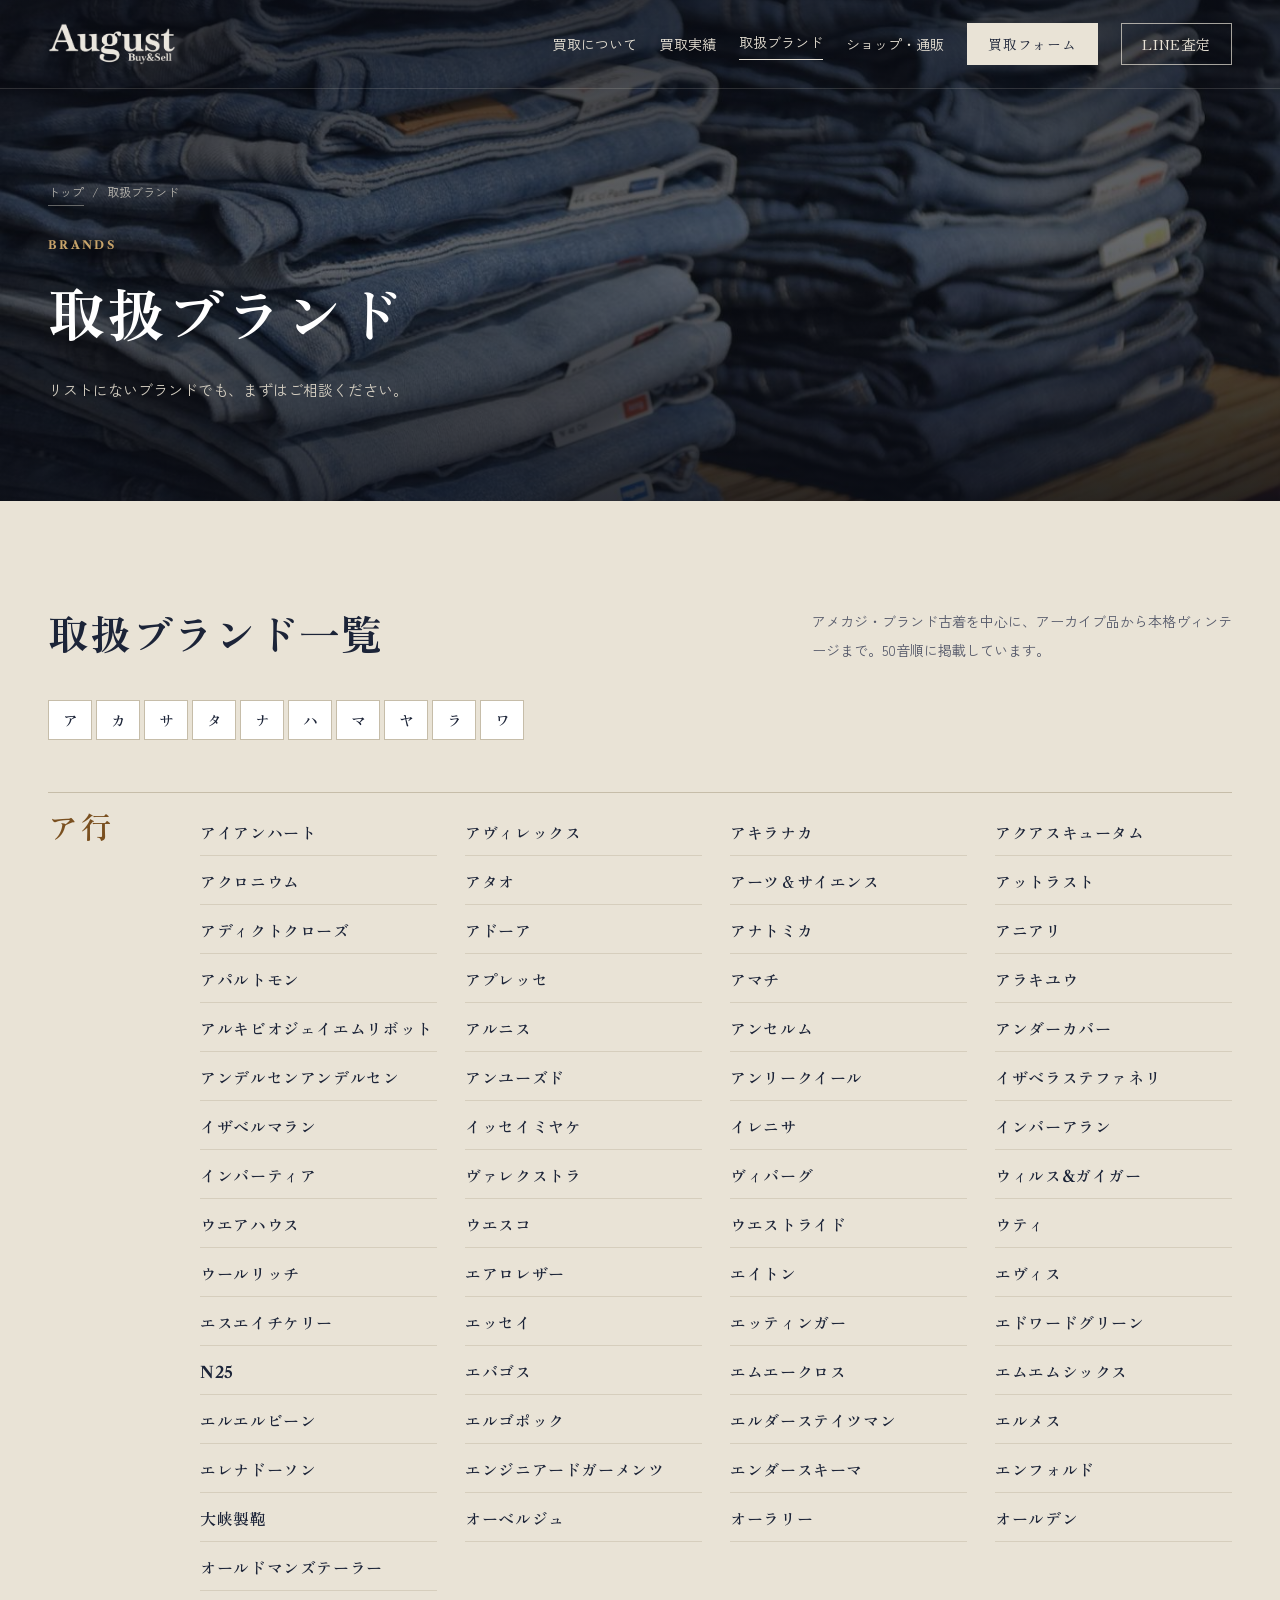
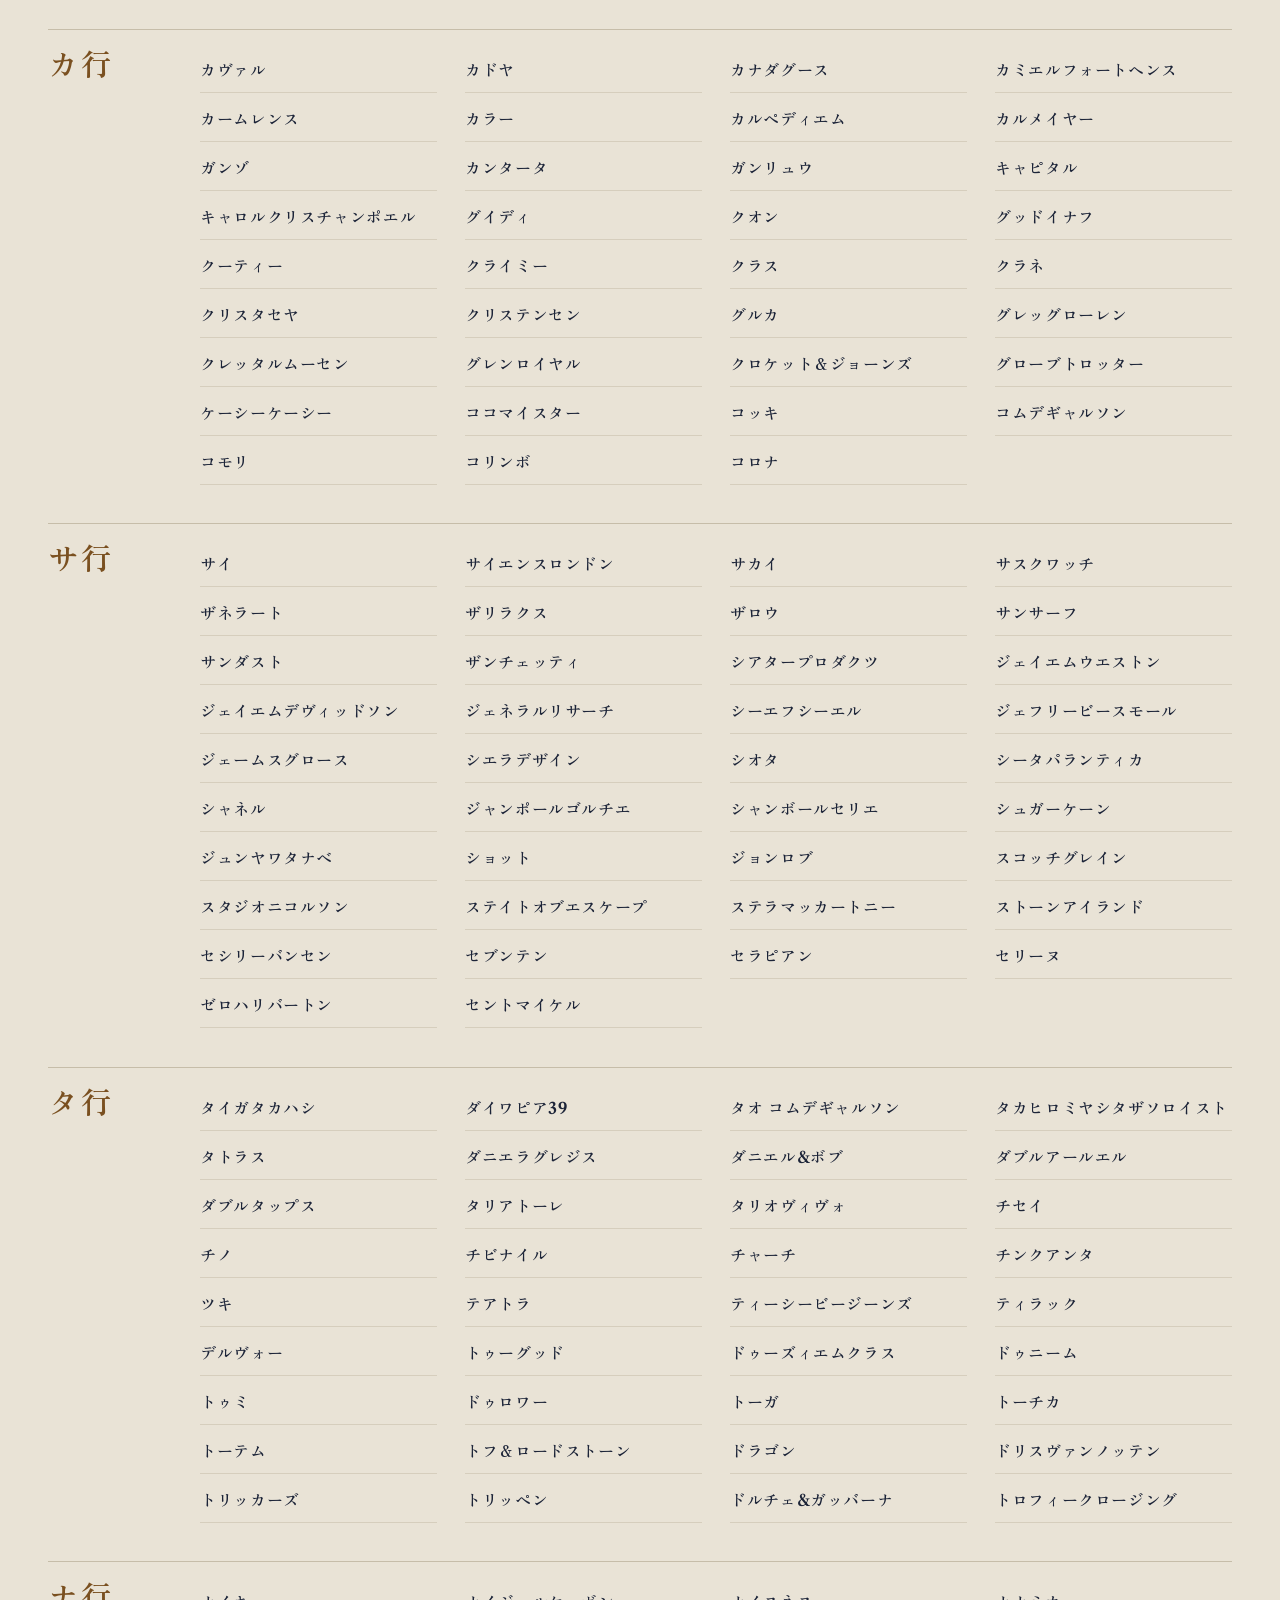
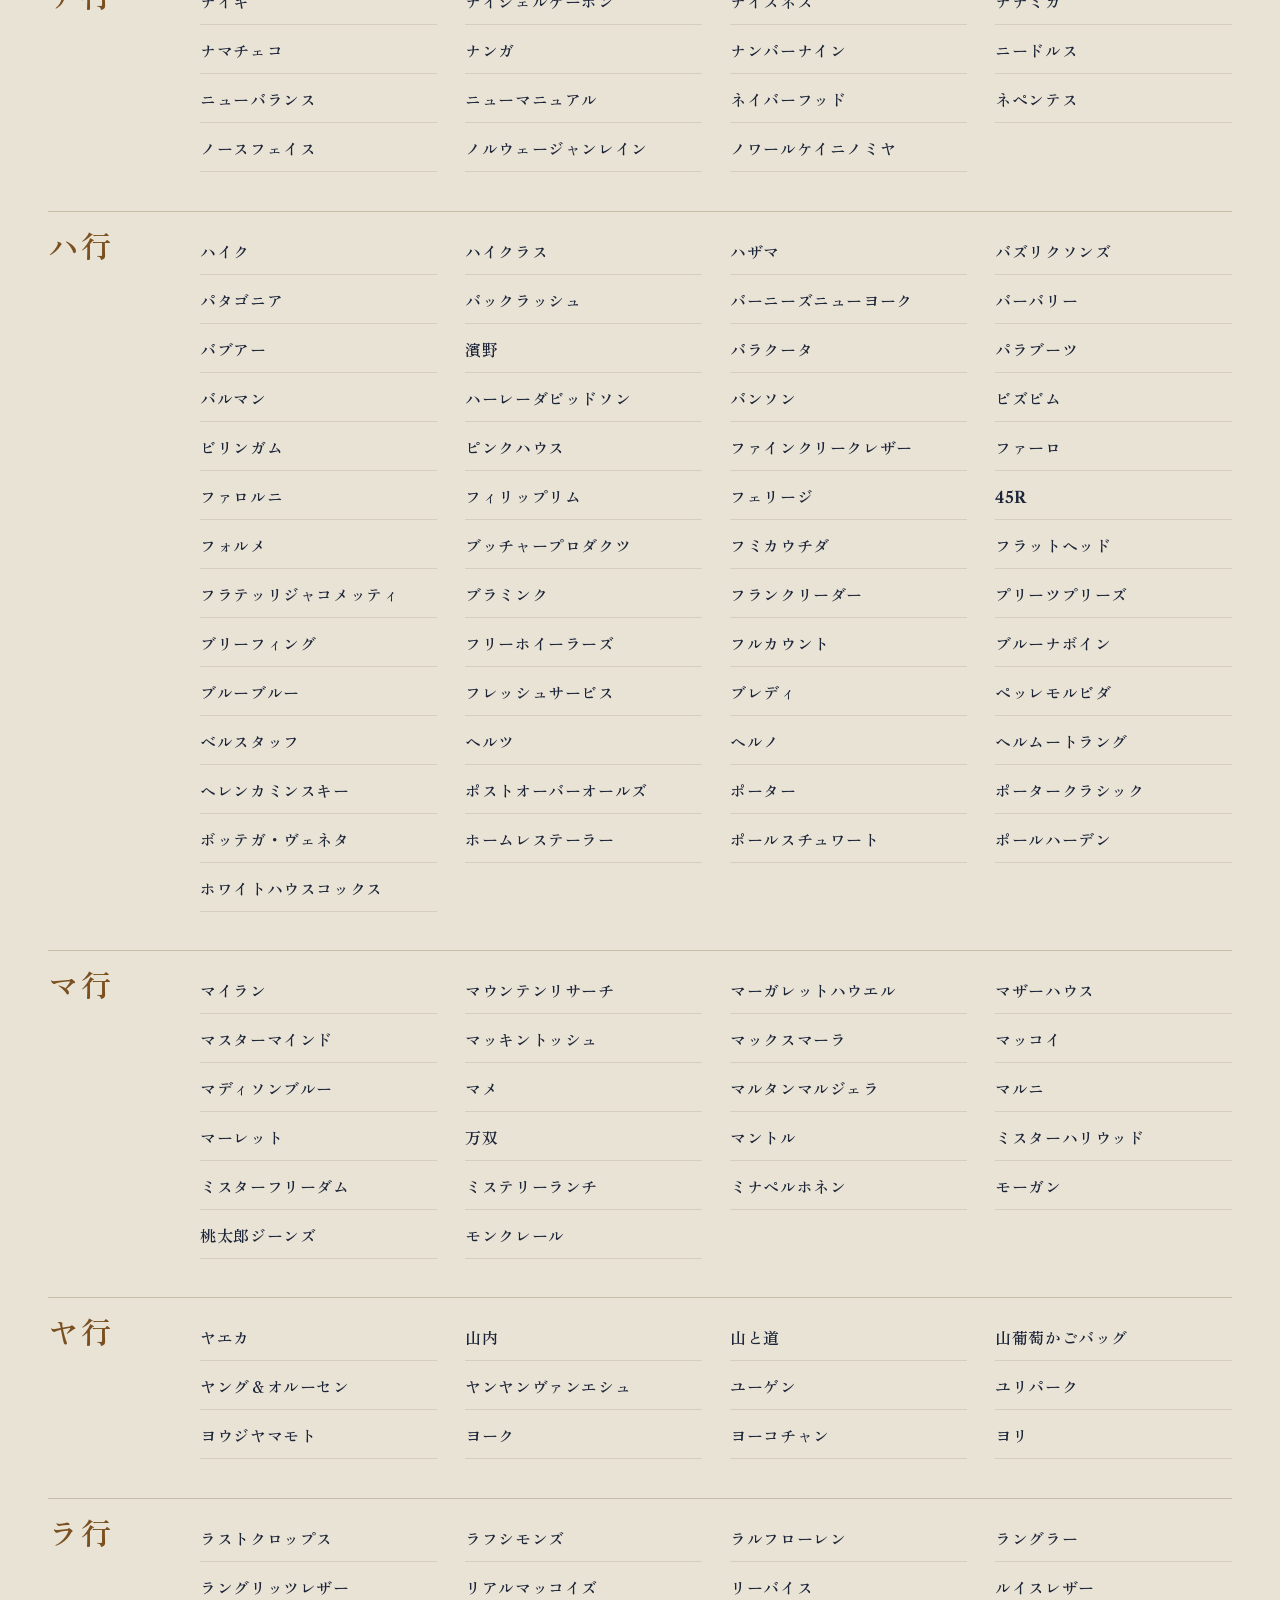
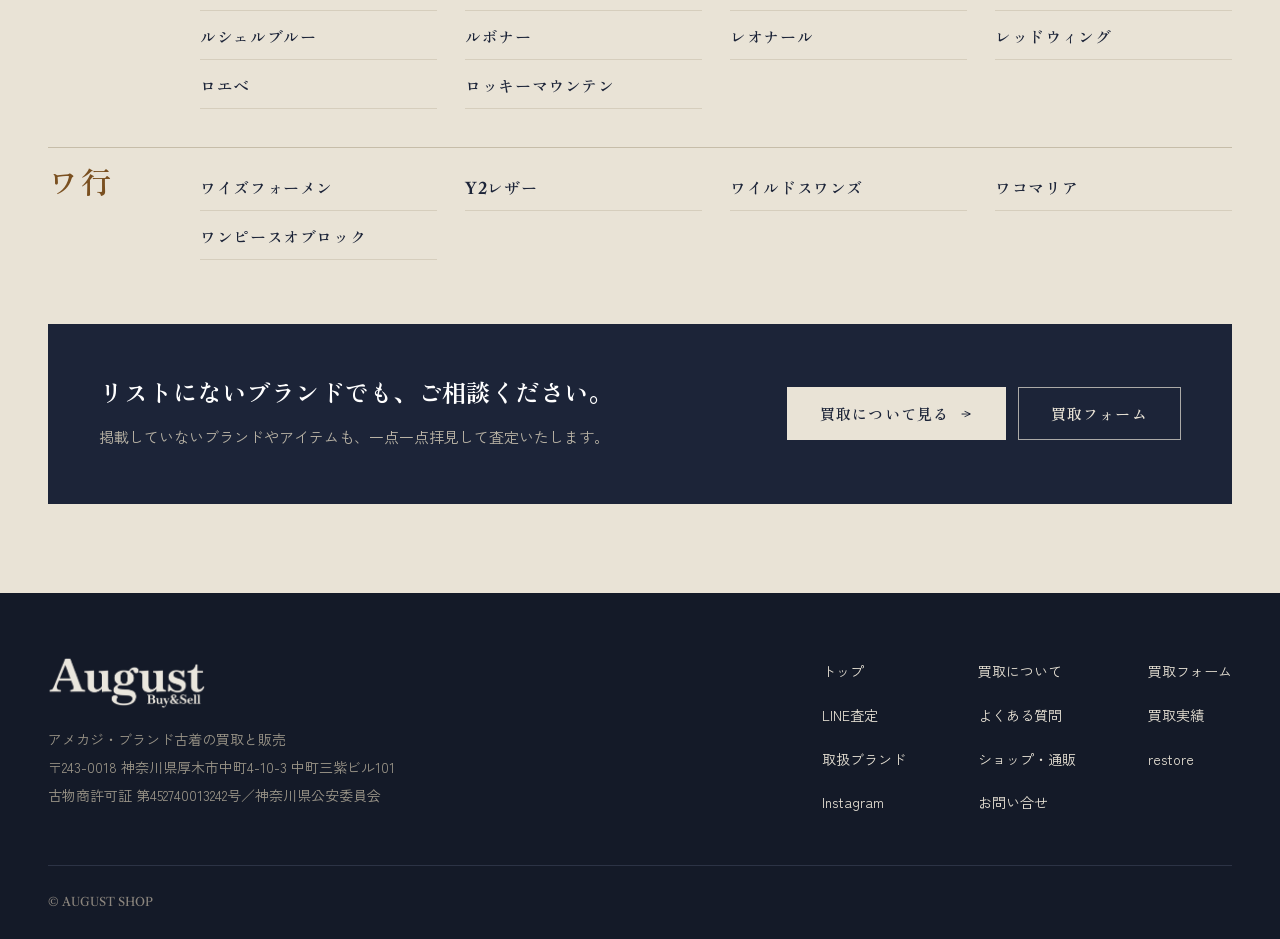
<file: brands/index.html>
<!doctype html>
<html lang="ja" data-root="../" data-page="brands">
<head>
<meta charset="utf-8">
<meta name="viewport" content="width=device-width, initial-scale=1, viewport-fit=cover">
<title>取扱ブランド｜AUGUST SHOP</title>
<meta name="description" content="AUGUST SHOPの取扱ブランド一覧。リーバイス、ラルフローレン、パタゴニア、ポータークラシック、コムデギャルソン など。リストにないブランドもご相談ください。">
<link rel="canonical" href="https://august-shop.net/brands/">
<meta property="og:type" content="website">
<meta property="og:site_name" content="AUGUST SHOP">
<meta property="og:title" content="取扱ブランド｜AUGUST SHOP">
<meta property="og:description" content="AUGUST SHOPの取扱ブランド一覧。リーバイス、ラルフローレン、パタゴニア、ポータークラシック、コムデギャルソン など。リストにないブランドもご相談ください。">
<meta property="og:image" content="https://august-shop.net/assets/img/og.jpg">
<meta property="og:url" content="https://august-shop.net/brands/">
<meta name="twitter:card" content="summary_large_image">
<meta name="theme-color" content="#1C2438">
<link rel="preconnect" href="https://fonts.googleapis.com">
<link rel="preconnect" href="https://fonts.gstatic.com" crossorigin>
<link rel="stylesheet" href="https://fonts.googleapis.com/css2?family=Libre+Caslon+Text:ital,wght@0,400;0,700;1,400&family=Zen+Kaku+Gothic+New:wght@400;700&family=Zen+Old+Mincho:wght@600&display=swap">
<link rel="stylesheet" href="../assets/css/style.css?v=3.4.5">
</head>
<body>
<a class="skip" href="#main">本文へスキップ</a>

<div data-include="header"></div>
<script src="../assets/js/config.js?v=3.4.5"></script>
<script src="../assets/js/layout.js?v=3.4.5"></script>
<noscript><p style="padding:100px 20px 0;"><a href="../">トップ</a> / <a href="../buy/">買取について</a> / <a href="../results/">買取実績</a> / <a href="../brands/">取扱ブランド</a> / <a href="../store/">ショップ・通販</a></p></noscript>

<main id="main">
  <section class="pagehero" id="top">
    <div class="pagehero__media"><img src="../assets/img/brands.jpg" alt="" aria-hidden="true" fetchpriority="high" width="1400" height="933"></div>
    <div class="wrap pagehero__inner">
      <nav class="crumbs" aria-label="パンくず"><a href="../">トップ</a><span aria-hidden="true">/</span><span aria-current="page">取扱ブランド</span></nav>
      <span class="label">Brands</span>
      <h1>取扱ブランド</h1>
      <p class="pagehero__lede">リストにないブランドでも、まずはご相談ください。</p>
    </div>
  </section>

  <section class="section">
    <div class="wrap">
      <div class="section__head">
        <h2>取扱ブランド一覧</h2>
        <p class="lede" style="font-size:14px;max-width:30em;">アメカジ・ブランド古着を中心に、アーカイブ品から本格ヴィンテージまで。50音順に掲載しています。</p>
      </div>
      <nav class="azbar" id="azbar" aria-label="50音の行で移動"></nav>
      <div class="brandindex" id="brandIndex" aria-live="polite"><p class="datastate">読み込み中…</p></div>

      <div class="consult">
        <div>
          <h2>リストにないブランドでも、<br class="br-sp">ご相談ください。</h2>
          <p>掲載していないブランドやアイテムも、一点一点拝見して査定いたします。</p>
        </div>
        <div class="consult__btns">
          <a class="btn btn--light btn--arrow" href="../buy/">買取について見る</a>
          <a class="btn btn--outline-light" href="../buy/#form">買取フォーム</a>
        </div>
      </div>
    </div>
  </section>
</main>

<div data-include="footer"></div>
<script src="../assets/js/site.js?v=3.4.5"></script>
<script src="../assets/js/brands.js?v=3.4.5"></script>
</body>
</html>
</file>
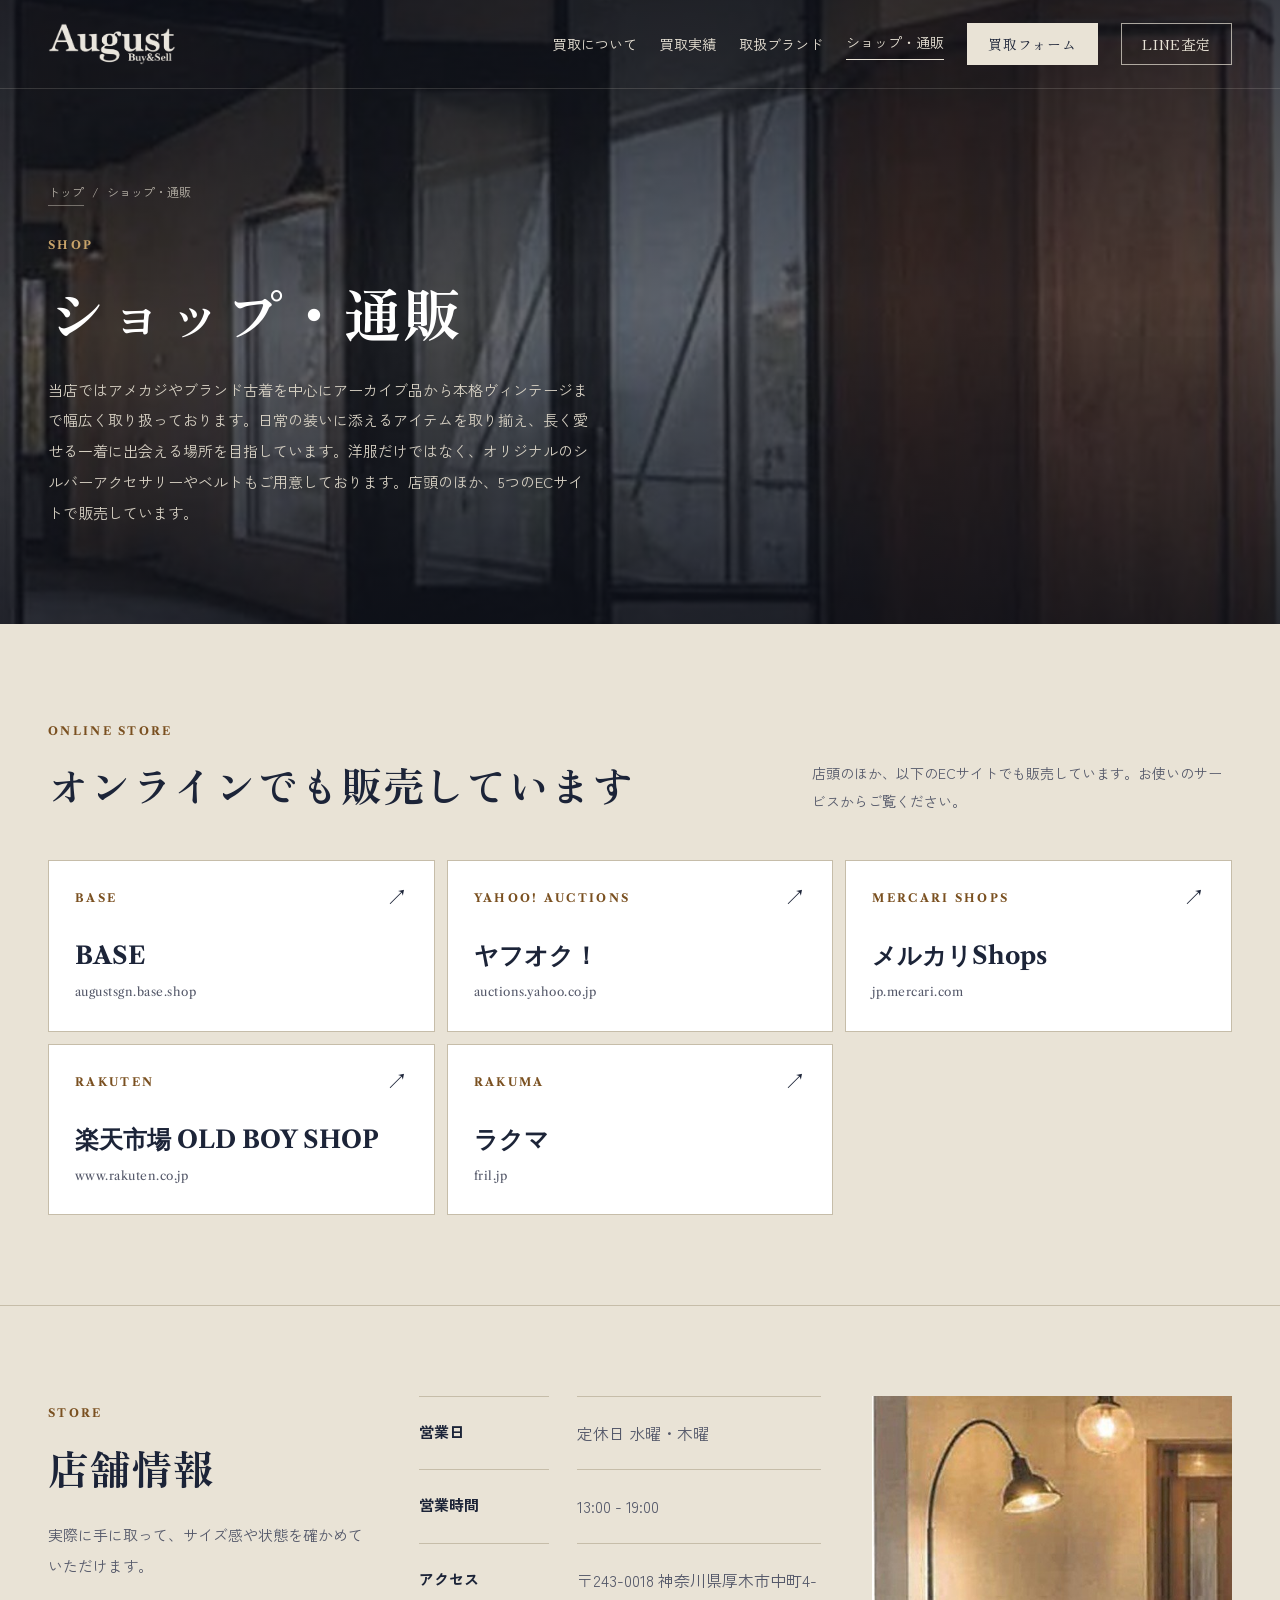
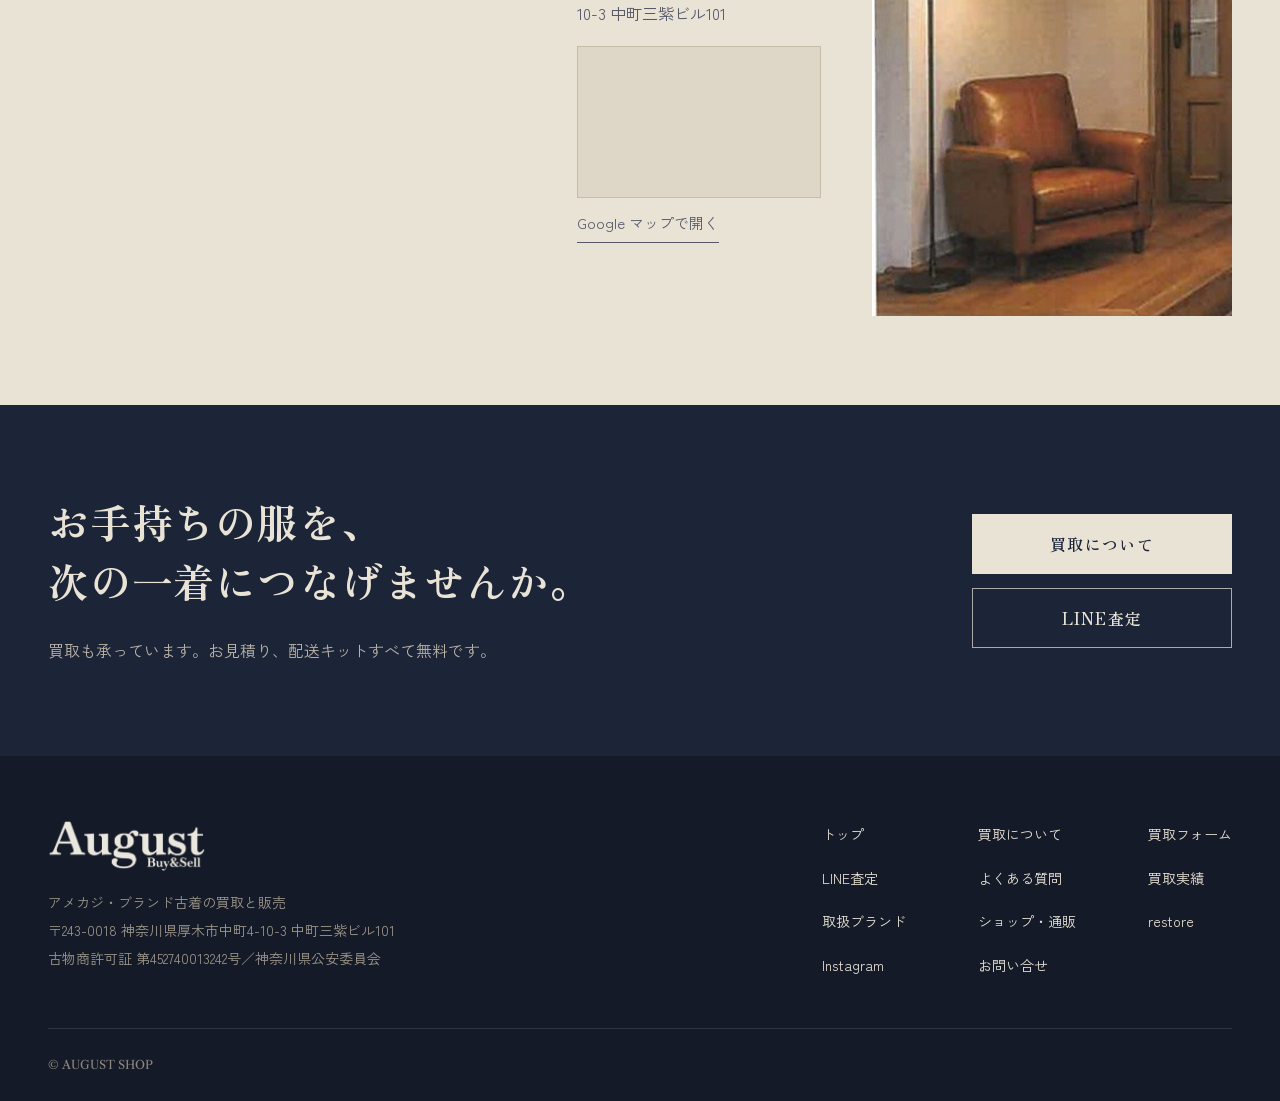
<file: store/index.html>
<!doctype html>
<html lang="ja" data-root="../" data-page="store">
<head>
<meta charset="utf-8">
<meta name="viewport" content="width=device-width, initial-scale=1, viewport-fit=cover">
<title>ショップ・通販｜AUGUST SHOP</title>
<meta name="description" content="AUGUST SHOPの販売情報。店頭のほか、BASE・ヤフオク！・メルカリShops・楽天市場・ラクマで販売中。営業日・営業時間・アクセス。">
<link rel="canonical" href="https://august-shop.net/store/">
<meta property="og:type" content="website">
<meta property="og:site_name" content="AUGUST SHOP">
<meta property="og:title" content="ショップ・通販｜AUGUST SHOP">
<meta property="og:description" content="AUGUST SHOPの販売情報。店頭のほか、BASE・ヤフオク！・メルカリShops・楽天市場・ラクマで販売中。営業日・営業時間・アクセス。">
<meta property="og:image" content="https://august-shop.net/assets/img/og.jpg">
<meta property="og:url" content="https://august-shop.net/store/">
<meta name="twitter:card" content="summary_large_image">
<meta name="theme-color" content="#1C2438">
<link rel="preconnect" href="https://fonts.googleapis.com">
<link rel="preconnect" href="https://fonts.gstatic.com" crossorigin>
<link rel="stylesheet" href="https://fonts.googleapis.com/css2?family=Libre+Caslon+Text:ital,wght@0,400;0,700;1,400&family=Zen+Kaku+Gothic+New:wght@400;700&family=Zen+Old+Mincho:wght@600&display=swap">
<link rel="stylesheet" href="../assets/css/style.css?v=3.4.5">
</head>
<body>
<a class="skip" href="#main">本文へスキップ</a>

<div data-include="header"></div>
<script src="../assets/js/config.js?v=3.4.5"></script>
<script src="../assets/js/layout.js?v=3.4.5"></script>
<noscript><p style="padding:100px 20px 0;"><a href="../">トップ</a> / <a href="../buy/">買取について</a> / <a href="../results/">買取実績</a> / <a href="../brands/">取扱ブランド</a> / <a href="../store/">ショップ・通販</a></p></noscript>

<main id="main">
  <section class="pagehero" id="top">
    <div class="pagehero__media"><img src="../assets/img/shop-about.jpg" alt="" aria-hidden="true" fetchpriority="high" width="900" height="967"></div>
    <div class="wrap pagehero__inner">
      <nav class="crumbs" aria-label="パンくず"><a href="../">トップ</a><span aria-hidden="true">/</span><span aria-current="page">ショップ・通販</span></nav>
      <span class="label">Shop</span>
      <h1>ショップ・通販</h1>
      <p class="pagehero__lede">当店ではアメカジやブランド古着を中心にアーカイブ品から本格ヴィンテージまで幅広く取り扱っております。日常の装いに添えるアイテムを取り揃え、長く愛せる一着に出会える場所を目指しています。洋服だけではなく、オリジナルのシルバーアクセサリーやベルトもご用意しております。店頭のほか、5つのECサイトで販売しています。</p>
    </div>
  </section>

  <section class="section">
    <div class="wrap">
      <div class="section__head">
        <div>
          <span class="label">Online store</span>
          <h2 style="margin-top:14px;">オンラインでも販売しています</h2>
        </div>
        <p class="lede" style="font-size:14px;max-width:30em;">店頭のほか、以下のECサイトでも販売しています。お使いのサービスからご覧ください。</p>
      </div>
      <div class="shops">
        <a class="shop" href="https://augustsgn.base.shop" target="_blank" rel="noopener">
          <span class="shop__top"><span class="label">BASE</span><span class="shop__arrow" aria-hidden="true">↗</span></span>
          <span><span class="shop__name">BASE</span><span class="shop__host" style="display:block;">augustsgn.base.shop</span></span>
          <span class="hp">（新しいタブで開きます）</span>
        </a>
        <a class="shop" href="https://auctions.yahoo.co.jp/seller/FuHAhevQqVikKWtmwC73tydSxkdtZ" target="_blank" rel="noopener">
          <span class="shop__top"><span class="label">Yahoo! Auctions</span><span class="shop__arrow" aria-hidden="true">↗</span></span>
          <span><span class="shop__name">ヤフオク！</span><span class="shop__host" style="display:block;">auctions.yahoo.co.jp</span></span>
          <span class="hp">（新しいタブで開きます）</span>
        </a>
        <a class="shop" href="https://jp.mercari.com/shops/profile/qmEYfCGLDTshC72MSLznKS" target="_blank" rel="noopener">
          <span class="shop__top"><span class="label">Mercari Shops</span><span class="shop__arrow" aria-hidden="true">↗</span></span>
          <span><span class="shop__name">メルカリShops</span><span class="shop__host" style="display:block;">jp.mercari.com</span></span>
          <span class="hp">（新しいタブで開きます）</span>
        </a>
        <a class="shop" href="https://www.rakuten.co.jp/old-boy-shop" target="_blank" rel="noopener">
          <span class="shop__top"><span class="label">Rakuten</span><span class="shop__arrow" aria-hidden="true">↗</span></span>
          <span><span class="shop__name">楽天市場 OLD BOY SHOP</span><span class="shop__host" style="display:block;">www.rakuten.co.jp</span></span>
          <span class="hp">（新しいタブで開きます）</span>
        </a>
        <a class="shop" href="https://fril.jp/shop/4fd1d8d6c330e64303c235405d0c05dc" target="_blank" rel="noopener">
          <span class="shop__top"><span class="label">Rakuma</span><span class="shop__arrow" aria-hidden="true">↗</span></span>
          <span><span class="shop__name">ラクマ</span><span class="shop__host" style="display:block;">fril.jp</span></span>
          <span class="hp">（新しいタブで開きます）</span>
        </a>
      </div>
    </div>
  </section>

  <section class="section section--rule" id="shop-info">
    <div class="wrap store">
      <div class="store__intro">
        <span class="label">Store</span>
        <h2 style="margin-top:14px;">店舗情報</h2>
        <p>実際に手に取って、サイズ感や状態を確かめていただけます。</p>
      </div>
      <dl>
        <dt>営業日</dt><dd>定休日 水曜・木曜</dd>
        <dt>営業時間</dt><dd>13:00 - 19:00</dd>
        <dt>アクセス</dt><dd><span data-cfg="address">〒243-0018 神奈川県厚木市中町4-10-3 中町三紫ビル101</span>
          <div class="map" data-map>
            <iframe title="AUGUST SHOP の地図（Google マップ）" src="https://www.google.com/maps?q=%E7%A5%9E%E5%A5%88%E5%B7%9D%E7%9C%8C%E5%8E%9A%E6%9C%A8%E5%B8%82%E4%B8%AD%E7%94%BA4-10-3&amp;z=17&amp;output=embed" loading="lazy" referrerpolicy="no-referrer-when-downgrade" allowfullscreen></iframe>
          </div>
          <p class="map__link"><a class="link u" data-map-link href="https://www.google.com/maps/search/?api=1&amp;query=%E7%A5%9E%E5%A5%88%E5%B7%9D%E7%9C%8C%E5%8E%9A%E6%9C%A8%E5%B8%82%E4%B8%AD%E7%94%BA4-10-3" target="_blank" rel="noopener">Google マップで開く</a></p>
        </dd>
      </dl>
      <div class="store__photo">
        <img src="../assets/img/shop-store.jpg" alt="アーチ型のフロアランプとレザーの一人掛けソファ。" loading="lazy" width="548" height="794">
      </div>
    </div>
  </section>

  <section class="cta">
    <div class="wrap cta__inner">
      <div>
        <h2>お手持ちの服を、<br>次の一着につなげませんか。</h2>
        <p>買取も承っています。お見積り、配送キットすべて無料です。</p>
      </div>
      <div class="cta__buttons">
        <a class="btn btn--light btn--lg" href="../buy/">買取について</a>
        <a class="btn btn--outline-light btn--lg" href="../buy/#line">LINE査定</a>
      </div>
    </div>
  </section>
</main>

<div data-include="footer"></div>
<script src="../assets/js/site.js?v=3.4.5"></script>

</body>
</html>
</file>
<file: assets/css/style.css>
/* ---------- tokens ---------- */
:root{
  --canvas:#E9E3D6;
  --canvas-deep:#DED7C7;
  --ink:#1C2438;
  --ink-deep:#141A28;
  --muted:#55596A;
  --brass:#7A5020;
  --brass-light:#C9A46A;
  --line:#C6BDA9;
  --line-dark:#2C3345;
  --paper:#FFFFFF;
  --error:#8E2A1E;
  --on-dark:#E9E3D6;
  --on-dark-muted:#B9B3A5;

  --gutter:clamp(20px,4.2vw,48px);
  --maxw:1440px;

  --f-display:clamp(34px,6.1vw,76px);
  --f-h2:clamp(26px,3.2vw,42px);
  --f-h3:clamp(20px,1.9vw,30px);
  --f-h4:17px;
  --f-body:clamp(15px,1.15vw,17px);
  --f-small:14px;
  --f-label:clamp(10px,0.9vw,13px);

  --sans:"Zen Kaku Gothic New","Hiragino Kaku Gothic ProN","Yu Gothic",Meiryo,system-ui,sans-serif;
  --latin:"Archivo","Helvetica Neue",Arial,sans-serif;
}

/* ---------- base ---------- */
*,*::before,*::after{box-sizing:border-box;}
html{-webkit-text-size-adjust:100%;scroll-behavior:smooth;}
body{
  margin:0;
  background:var(--canvas);
  color:var(--ink);
  font-family:var(--sans);
  font-size:var(--f-body);
  line-height:2.05;
  -webkit-font-smoothing:antialiased;
  overflow-x:hidden;
}
@media (prefers-reduced-motion:reduce){
  html{scroll-behavior:auto;}
  *,*::before,*::after{animation-duration:.001ms!important;animation-iteration-count:1!important;transition-duration:.001ms!important;}
}
img{max-width:100%;display:block;}
[hidden]{display:none!important;}
.br-sp{display:inline;}
@media (min-width:560px){.br-sp{display:none;}}
a{color:inherit;text-decoration:none;}
h1,h2,h3,h4,p,figure,dl,dd{margin:0;}
h1,h2,h3{text-wrap:balance;line-height:1.4;font-weight:700;}
ul{margin:0;padding:0;list-style:none;}
:where(a,button,input,select,textarea,summary):focus-visible{
  outline:2px solid var(--brass);outline-offset:3px;
}
[id]{scroll-margin-top:92px;}

.wrap{width:100%;max-width:var(--maxw);margin-inline:auto;padding-inline:var(--gutter);}
.skip{position:absolute;left:-9999px;top:0;background:var(--ink);color:#fff;padding:12px 18px;z-index:200;}
.skip:focus{left:8px;top:8px;}

.label{font-family:var(--latin);font-size:var(--f-label);font-weight:700;letter-spacing:.26em;color:var(--brass);text-transform:uppercase;}
.on-photo .label,.on-ink .label{color:var(--brass-light);}
.lede{color:var(--muted);}
.on-ink .lede,.on-photo .lede{color:var(--on-dark-muted);}
.u{border-bottom:1px solid currentColor;padding-bottom:3px;}
.link{font-size:15px;font-weight:500;display:inline-block;transition:color .2s;}
.link:hover{color:var(--brass);}

/* ---------- buttons ---------- */
.btn{
  display:inline-flex;align-items:center;justify-content:center;
  font-family:var(--sans);font-size:15px;font-weight:700;line-height:1;
  padding:18px 32px;border:1px solid transparent;cursor:pointer;
  transition:background-color .2s,color .2s,border-color .2s,transform .2s;
  white-space:nowrap;
}
.btn:hover{transform:translateY(-1px);}
.btn--primary{background:var(--ink);color:#fff;}
.btn--primary:hover{background:var(--ink-deep);color:#fff;}
.btn--ghost{border-color:var(--ink);color:var(--ink);}
.btn--ghost:hover{background:var(--ink);color:#fff;}
.btn--light{background:var(--canvas);color:var(--ink);}
.btn--light:hover{background:#fff;color:var(--ink);}
.btn--outline-light{border-color:rgba(233,227,214,.7);color:var(--on-dark);}
.btn--outline-light:hover{background:var(--on-dark);color:var(--ink);}
.btn--lg{padding:21px 42px;font-size:16px;}
.btn--sm{padding:13px 20px;font-size:14px;}
.btn[disabled]{background:var(--line);color:#5C574D;border-color:transparent;cursor:not-allowed;transform:none;}

/* ---------- header ---------- */
.site-header{
  position:fixed;top:0;left:0;right:0;z-index:100;
  padding-top:env(safe-area-inset-top,0px);
  color:var(--on-dark);
  border-bottom:1px solid rgba(233,227,214,.16);
  transition:background-color .35s,color .35s,border-color .35s;
}
.site-header__inner{
  display:flex;align-items:center;justify-content:space-between;gap:20px;
  height:68px;
}
.site-header.is-solid{
  background:var(--canvas);color:var(--ink);border-bottom-color:var(--line);
}
.brand{display:flex;align-items:baseline;gap:11px;}
.brand__name{font-family:var(--latin);font-weight:800;font-size:19px;letter-spacing:.03em;}
.brand__tag{font-family:var(--latin);font-weight:600;font-size:10px;letter-spacing:.26em;color:var(--brass-light);transition:color .35s;}
.site-header.is-solid .brand__tag{color:var(--brass);}

.nav{display:none;align-items:center;gap:clamp(14px,1.8vw,30px);}
.nav a{font-size:14px;font-weight:500;transition:color .2s;}
.nav a:hover{color:var(--brass-light);}
.site-header.is-solid .nav a:hover{color:var(--brass);}
.nav .btn--light{background:var(--canvas);color:var(--ink);}
.site-header.is-solid .nav .btn--light{background:var(--ink);color:#fff;}
.site-header.is-solid .nav .btn--outline-light{border-color:var(--ink);color:var(--ink);}
.site-header.is-solid .nav .btn--outline-light:hover{background:var(--ink);color:#fff;}

.burger{
  width:44px;height:44px;padding:0;background:none;border:0;cursor:pointer;
  display:flex;flex-direction:column;justify-content:center;align-items:flex-end;gap:7px;
}
.burger span{display:block;width:24px;height:1.5px;background:currentColor;transition:transform .3s,opacity .3s;}
.burger[aria-expanded="true"] span:first-child{transform:translateY(4.25px) rotate(45deg);}
.burger[aria-expanded="true"] span:last-child{transform:translateY(-4.25px) rotate(-45deg);}

.menu{
  position:fixed;inset:0;z-index:99;background:var(--ink-deep);color:var(--on-dark);
  padding:calc(96px + env(safe-area-inset-top,0px)) var(--gutter) 40px;
  display:flex;flex-direction:column;gap:6px;overflow-y:auto;
}
.menu a{font-size:22px;font-weight:700;padding:14px 0;border-bottom:1px solid var(--line-dark);}
.menu__cta{display:flex;flex-direction:column;gap:12px;margin-top:26px;}
.menu__cta .btn{width:100%;}

@media (min-width:1000px){
  .site-header__inner{height:88px;}
  .brand__name{font-size:21px;}
  .brand__tag{font-size:11px;}
  .nav{display:flex;}
  .burger{display:none;}
  .menu{display:none!important;}
}

/* ---------- hero ---------- */
.hero{position:relative;overflow:hidden;background:var(--ink-deep);color:var(--on-dark);isolation:isolate;}
.hero__media{position:absolute;inset:0;z-index:-2;}
.hero__media img{width:100%;height:100%;object-fit:cover;}
.hero__scrim{
  position:absolute;inset:0;z-index:-1;
  background:linear-gradient(178deg,rgba(10,13,22,.80) 0%,rgba(10,13,22,.42) 34%,rgba(10,13,22,.86) 100%);
}
@media (min-width:1000px){
  .hero__scrim{background:linear-gradient(96deg,rgba(10,13,22,.86) 0%,rgba(10,13,22,.64) 44%,rgba(10,13,22,.20) 76%,rgba(10,13,22,.46) 100%);}
}
.hero__inner{
  position:relative;
  padding-block:calc(150px + env(safe-area-inset-top,0px)) 120px;
  min-height:min(640px,86vh);
  display:flex;flex-direction:column;justify-content:center;
}
.hero__eyebrow{display:flex;align-items:center;gap:16px;}
.hero__eyebrow .rule{width:clamp(32px,4vw,56px);height:1px;background:var(--brass-light);flex-shrink:0;}
.hero h1{
  margin-top:24px;font-size:var(--f-display);line-height:1.26;letter-spacing:.005em;color:#fff;
}
.hero__lede{margin-top:24px;max-width:34em;color:#D5CFC2;}
.hero__cta{display:flex;flex-wrap:wrap;gap:14px;margin-top:36px;}
.hero__meta{
  display:flex;flex-wrap:wrap;align-items:center;gap:10px 24px;
  margin-top:44px;font-size:var(--f-small);color:#D5CFC2;
}
.hero__meta .dot{width:1px;height:14px;background:rgba(233,227,214,.4);display:none;}
.hero__vertical{
  display:none;position:absolute;right:calc(var(--gutter) - 4px);top:50%;transform:translateY(-50%);
  writing-mode:vertical-rl;font-family:var(--latin);font-size:12px;font-weight:600;
  letter-spacing:.34em;color:rgba(233,227,214,.72);
}
.hero__scroll{
  display:none;position:absolute;left:50%;bottom:0;transform:translateX(-50%);
  flex-direction:column;align-items:center;gap:12px;
}
.hero__scroll span{font-family:var(--latin);font-size:10px;font-weight:700;letter-spacing:.32em;color:rgba(233,227,214,.72);}
.hero__scroll i{width:1px;height:64px;background:linear-gradient(180deg,rgba(233,227,214,.7),rgba(233,227,214,0));}
@media (min-width:1000px){
  .hero__inner{min-height:min(820px,90vh);padding-block:190px 150px;}
  .hero__lede{max-width:32em;}
  .hero__meta .dot{display:block;}
  .hero__vertical,.hero__scroll{display:flex;}
}
.hero__media img{animation:heroZoom 22s ease-out forwards;transform-origin:52% 50%;}
@keyframes heroZoom{from{transform:scale(1.08);}to{transform:scale(1);}}
@media (prefers-reduced-motion:reduce){.hero__media img{animation:none;}}

/* ---------- generic section ---------- */
.section{padding-block:clamp(56px,7vw,104px);}
.section--deep{background:var(--canvas-deep);}
.section--rule{border-top:1px solid var(--line);}
.on-ink{background:var(--ink);color:var(--on-dark);}
.section__head{display:flex;flex-wrap:wrap;align-items:flex-end;justify-content:space-between;gap:16px 32px;}
.section__head h2{font-size:var(--f-h2);}
h2 + .lede{margin-top:16px;}

/* ---------- about ---------- */
.about{display:grid;gap:0;}
.about__text{padding-block:clamp(52px,6.5vw,104px);}
.about__text h2{font-size:var(--f-h2);line-height:1.6;}
.about__text p{margin-top:26px;max-width:38em;}
.about__text p + p{color:var(--on-dark-muted);}
.about__media img{width:100%;height:clamp(240px,42vw,100%);min-height:240px;object-fit:cover;}
@media (min-width:1000px){
  .about{grid-template-columns:minmax(0,1fr) 520px;align-items:stretch;}
  .about__text{padding-right:72px;}
  .about__media img{height:100%;min-height:520px;}
}

/* ---------- brands ---------- */
.brands{position:relative;overflow:hidden;background:var(--ink-deep);color:var(--on-dark);isolation:isolate;padding-block:clamp(38px,4.6vw,62px);}
.brands__media{position:absolute;inset:0;z-index:-2;}
.brands__media img{width:100%;height:100%;object-fit:cover;}
.brands::before{content:"";position:absolute;inset:0;z-index:-1;background:rgba(16,21,33,.87);}
.marquee{overflow:hidden;}
.marquee__track{
  display:flex;width:max-content;gap:clamp(24px,3vw,48px);align-items:center;
  font-family:var(--latin);font-size:clamp(19px,2.2vw,29px);font-weight:600;white-space:nowrap;
  animation:marquee 46s linear infinite;
}
.marquee--alt .marquee__track{animation-duration:62s;animation-direction:reverse;color:rgba(233,227,214,.5);}
.marquee + .marquee{margin-top:16px;}
.marquee__track span[aria-hidden="true"]{color:var(--brass-light);}
.marquee--alt .marquee__track span[aria-hidden="true"]{color:inherit;}
@keyframes marquee{from{transform:translateX(0);}to{transform:translateX(-50%);}}
@media (prefers-reduced-motion:reduce){.marquee__track{animation:none;}}
.brands__note{margin-top:clamp(24px,3vw,40px);font-size:var(--f-small);color:var(--on-dark-muted);}

/* ---------- buy methods ---------- */
.methods{display:grid;gap:clamp(40px,5vw,56px);margin-top:clamp(32px,4vw,48px);}
@media (min-width:860px){.methods{grid-template-columns:1fr 1fr;}}
.method img{width:100%;height:clamp(200px,26vw,320px);object-fit:cover;}
.method .label{display:block;margin-top:26px;}
.method h3{margin-top:12px;font-size:var(--f-h3);}
.method p{margin-top:18px;color:var(--muted);}
.method__cta{display:flex;flex-wrap:wrap;gap:12px;margin-top:24px;}

/* ---------- statement ---------- */
.statement{position:relative;overflow:hidden;background:var(--ink-deep);color:var(--on-dark);isolation:isolate;}
.statement__media{position:absolute;inset:0;z-index:-2;}
.statement__media img{width:100%;height:100%;object-fit:cover;}
.statement::before{
  content:"";position:absolute;inset:0;z-index:-1;
  background:linear-gradient(178deg,rgba(10,13,22,.62),rgba(10,13,22,.88));
}
@media (min-width:1000px){
  .statement::before{background:linear-gradient(90deg,rgba(10,13,22,.90) 0%,rgba(10,13,22,.66) 52%,rgba(10,13,22,.22) 100%);}
}
.statement__inner{padding-block:clamp(72px,9vw,128px);}
.statement h2{font-size:var(--f-h2);line-height:1.55;color:#fff;}
.statement p{margin-top:22px;max-width:32em;color:#D5CFC2;}

/* ---------- notes ---------- */
.notes{display:grid;gap:clamp(26px,4vw,88px);}
@media (min-width:860px){.notes{grid-template-columns:300px 1fr;}}
.notes__items{display:grid;gap:clamp(26px,4vw,64px);}
@media (min-width:1000px){.notes__items{grid-template-columns:1fr 1.4fr;}}
.notes h3{font-size:var(--f-h4);}
.notes p{margin-top:14px;color:var(--muted);}

/* ---------- instagram ---------- */
.ig__head{display:flex;flex-wrap:wrap;align-items:flex-end;justify-content:space-between;gap:20px;}
.ig__account{display:flex;align-items:center;gap:14px;}
.ig__account span:first-child{font-family:var(--latin);font-size:16px;font-weight:700;}
.ig__grid{
  display:grid;grid-template-columns:repeat(2,minmax(0,1fr));gap:4px;
  margin-top:clamp(24px,3vw,48px);
}
@media (min-width:640px){.ig__grid{grid-template-columns:repeat(3,minmax(0,1fr));gap:6px;}}
@media (min-width:1000px){.ig__grid{grid-template-columns:repeat(4,minmax(0,1fr));gap:8px;}}
.ig__grid a{display:block;overflow:hidden;background:var(--line);}
.ig__grid img{width:100%;aspect-ratio:1/1;object-fit:cover;transition:transform .5s ease;}
.ig__grid a:hover img{transform:scale(1.04);}
.ig__more{margin-top:clamp(24px,3vw,44px);}

/* ---------- services ---------- */
.services{display:grid;gap:clamp(44px,5vw,0px);}
@media (min-width:860px){
  .services{grid-template-columns:1fr 1fr;gap:0;}
  .service:first-child{padding-right:72px;border-right:1px solid var(--line);}
  .service:last-child{padding-left:72px;}
}
.service img{width:100%;height:clamp(220px,26vw,360px);object-fit:cover;}
.service__name{margin-top:28px;font-family:var(--latin);font-size:clamp(28px,3vw,34px);font-weight:800;letter-spacing:.02em;}
.service p{margin-top:18px;color:var(--muted);}
.service__foot{display:flex;flex-wrap:wrap;align-items:center;gap:10px 18px;margin-top:24px;}
.soon{font-family:var(--latin);font-size:11px;font-weight:700;letter-spacing:.2em;color:var(--muted);}

/* ---------- store ---------- */
.store{display:grid;gap:clamp(32px,4vw,56px);}
@media (min-width:860px){.store{grid-template-columns:280px minmax(0,1fr);}}
@media (min-width:1180px){.store{grid-template-columns:280px minmax(0,1fr) 360px;}}
.store__intro h2{font-size:var(--f-h2);line-height:1.5;}
.store__intro p{margin-top:18px;font-size:15px;color:var(--muted);}
.store dl{display:grid;grid-template-columns:auto;}
@media (min-width:520px){.store dl{grid-template-columns:130px 1fr;column-gap:28px;}}
.store dt{padding-top:20px;font-size:15px;font-weight:700;border-top:1px solid var(--line);}
.store dd{padding-bottom:20px;font-size:16px;color:var(--muted);}
@media (min-width:520px){
  .store dt{padding-block:20px;}
  .store dd{padding-block:20px;border-top:1px solid var(--line);}
}
.store__photo img{width:100%;height:clamp(260px,44vw,520px);object-fit:cover;}

/* ---------- form ---------- */
.formsec{background:var(--canvas-deep);border-top:1px solid var(--line);}
.formgrid{display:grid;gap:clamp(40px,5vw,64px);margin-top:clamp(32px,4vw,52px);}
@media (min-width:980px){.formgrid{grid-template-columns:minmax(0,1fr) 340px;}}
.field{display:flex;flex-direction:column;gap:8px;margin-bottom:22px;}
.field > label,.fieldset > legend{font-size:14px;font-weight:700;}
.req{color:var(--error);font-size:12px;margin-left:6px;}
.opt{color:var(--muted);font-size:12px;margin-left:6px;font-weight:500;}
.field input[type="text"],.field input[type="tel"],.field input[type="email"],.field select,.field textarea{
  font-family:var(--sans);font-size:16px;color:var(--ink);background:var(--paper);
  border:1px solid var(--muted);padding:14px;width:100%;line-height:1.6;
}
.field input:focus,.field select:focus,.field textarea:focus{
  outline:2px solid var(--brass);outline-offset:2px;border-color:var(--brass);
}
.field textarea{resize:vertical;min-height:110px;}
.field .hint{font-size:12px;color:var(--muted);line-height:1.8;}
.field .err{font-size:12px;font-weight:700;color:var(--error);}
.field[data-invalid="true"] input,.field[data-invalid="true"] select,.field[data-invalid="true"] textarea{border:2px solid var(--error);}
.row{display:grid;gap:0 20px;}
@media (min-width:640px){.row{grid-template-columns:1fr 1fr;}}
.fieldset{border:0;padding:0;margin:0 0 22px;}
.fieldset legend{padding:0;margin-bottom:10px;}
.choices{display:flex;flex-wrap:wrap;gap:10px;}
.choice{display:flex;align-items:center;gap:9px;border:1px solid var(--line);background:var(--paper);padding:13px 18px;font-size:16px;cursor:pointer;}
.choice input{accent-color:var(--brass);width:17px;height:17px;}
.choice:has(input:checked){border-color:var(--ink);box-shadow:inset 0 0 0 1px var(--ink);}
.drop{border:1px dashed var(--muted);background:var(--paper);padding:22px;text-align:center;}
.drop input{font-size:14px;}
.agree{display:flex;align-items:flex-start;gap:11px;font-size:15px;line-height:1.9;}
.agree input{margin-top:6px;accent-color:var(--brass);width:18px;height:18px;flex-shrink:0;}
.form__submit{display:flex;flex-wrap:wrap;align-items:center;gap:16px;margin-top:8px;}
.form__note{font-size:13px;color:var(--muted);}
.formstatus{margin-top:20px;padding:20px;border-left:3px solid var(--brass);background:var(--paper);font-size:15px;line-height:1.95;}
.aside{display:flex;flex-direction:column;gap:26px;}
.card{background:var(--paper);padding:26px;}
.card--line{background:var(--brass);color:#fff;}
.card--line h3{font-size:19px;}
.card--line ol{margin:16px 0 0;padding-left:1.15em;font-size:14px;line-height:2;}
.card--line .id{margin-top:18px;font-family:var(--latin);font-size:15px;font-weight:700;border-top:1px solid rgba(255,255,255,.4);padding-top:16px;}
.card h3{font-size:var(--f-h4);}
.card p{margin-top:12px;font-size:14px;color:var(--muted);}
.card--line p{color:rgba(255,255,255,.88);}

/* ---------- final cta ---------- */
.cta{background:var(--ink);color:var(--on-dark);}
.cta__inner{display:flex;flex-wrap:wrap;align-items:center;justify-content:space-between;gap:32px;padding-block:clamp(56px,7vw,104px);}
.cta h2{font-size:var(--f-h2);line-height:1.45;color:var(--on-dark);}
.cta p{margin-top:20px;color:var(--on-dark-muted);font-size:16px;}
.cta__buttons{display:flex;flex-direction:column;gap:14px;min-width:min(100%,260px);}

/* ---------- footer ---------- */
.footer{background:var(--ink-deep);color:var(--on-dark);padding-block:clamp(48px,5vw,64px) 0;}
.footer__top{display:grid;gap:36px;}
@media (min-width:860px){.footer__top{grid-template-columns:1fr auto;}}
.footer__name{font-family:var(--latin);font-weight:800;font-size:23px;letter-spacing:.03em;}
.footer address{margin-top:16px;font-style:normal;font-size:14px;line-height:2;color:#9C9689;}
.footer__links{display:grid;grid-template-columns:repeat(2,minmax(0,1fr));gap:14px 48px;}
@media (min-width:860px){.footer__links{grid-template-columns:repeat(3,auto);gap:15px 72px;}}
.footer__links a{font-size:14px;transition:color .2s;}
.footer__links a:hover{color:var(--brass-light);}
.footer__bottom{
  margin-top:clamp(32px,4vw,48px);padding-block:24px calc(24px + env(safe-area-inset-bottom,0px));
  border-top:1px solid var(--line-dark);
  font-family:var(--latin);font-size:12px;color:#8C867E;
}
@media (max-width:859px){.footer__bottom{padding-bottom:calc(96px + env(safe-area-inset-bottom,0px));}}

/* ---------- persistent cta ---------- */
.dock{position:fixed;z-index:90;left:0;right:0;bottom:0;padding:0 12px 0;background:var(--brass);
  display:flex;gap:10px;align-items:center;
  padding-block:12px calc(12px + env(safe-area-inset-bottom,0px));
}
.dock .btn{flex:1;padding:15px 0;font-size:15px;}
.dock .btn--white{background:#fff;color:var(--brass);}
.dock .btn--wire{border-color:#fff;color:#fff;}
.dock .btn--wire:hover{background:#fff;color:var(--brass);}
@media (min-width:860px){
  .dock{
    left:auto;right:32px;bottom:auto;top:50%;transform:translateY(-50%);
    width:206px;flex-direction:column;gap:0;padding:0;
    box-shadow:0 10px 30px rgba(28,36,56,.28);
    opacity:0;visibility:hidden;transition:opacity .35s,visibility .35s;
  }
  .dock.is-on{opacity:1;visibility:visible;}
  .dock .btn{width:100%;padding:17px 20px;justify-content:flex-start;}
  .dock .btn--white{background:transparent;color:#fff;border-bottom:1px solid rgba(255,255,255,.35);}
  .dock .btn--white:hover{background:rgba(0,0,0,.14);color:#fff;}
  .dock .btn--wire{border-color:transparent;color:#fff;}
  .dock .btn--wire:hover{background:rgba(0,0,0,.14);color:#fff;}
  .dock .btn:hover{transform:none;}
}

/* ---------- reveal (JS adds .js to <html>) ---------- */
.js .reveal{opacity:0;transform:translateY(24px);}
.js .reveal.is-in{opacity:1;transform:none;transition:opacity .7s ease,transform .7s cubic-bezier(.2,.7,.3,1);}
@media (prefers-reduced-motion:reduce){.js .reveal{opacity:1;transform:none;}}

/* =========================================================
   ver3.1 additions — multi-page
   ========================================================= */

/* nav: current page */
.nav a[aria-current="page"]:not(.btn){border-bottom:1px solid currentColor;padding-bottom:3px;}
.menu a[aria-current="page"]{color:var(--brass-light);}

/* arrow button */
.btn--arrow::after{content:"→";margin-left:12px;font-family:var(--latin);font-weight:600;transition:transform .2s;}
.btn--arrow:hover::after{transform:translateX(3px);}
.more{display:flex;flex-wrap:wrap;gap:12px;margin-top:clamp(28px,3.4vw,48px);}
.brands__more{margin-top:clamp(24px,3vw,36px);display:flex;flex-wrap:wrap;align-items:center;gap:16px 28px;}
.brands__more .brands__note{margin-top:0;}

/* ---------- page hero (sub pages) ---------- */
.pagehero{position:relative;overflow:hidden;background:var(--ink-deep);color:var(--on-dark);isolation:isolate;}
.pagehero__media{position:absolute;inset:0;z-index:-2;}
.pagehero__media img{width:100%;height:100%;object-fit:cover;}
.pagehero::before{content:"";position:absolute;inset:0;z-index:-1;
  background:linear-gradient(178deg,rgba(10,13,22,.84) 0%,rgba(10,13,22,.62) 50%,rgba(10,13,22,.88) 100%);}
.pagehero__inner{padding-block:calc(128px + env(safe-area-inset-top,0px)) clamp(48px,6vw,80px);}
.pagehero h1{margin-top:20px;font-size:clamp(30px,4.6vw,58px);line-height:1.35;color:#fff;}
.pagehero p.pagehero__lede{margin-top:18px;max-width:36em;color:#D5CFC2;}
.pagehero .label{color:var(--brass-light);}
.crumbs{display:flex;flex-wrap:wrap;gap:8px;font-size:12px;color:rgba(233,227,214,.72);margin-bottom:22px;}
.crumbs a{border-bottom:1px solid rgba(233,227,214,.4);}
.crumbs a:hover{color:#fff;}
@media (min-width:1000px){.pagehero__inner{padding-block:180px 96px;}}

/* ---------- 3 methods ---------- */
@media (min-width:1000px){.methods--3{grid-template-columns:repeat(3,1fr);}}
@media (min-width:860px) and (max-width:999px){.methods--3 .method:last-child{grid-column:1 / -1;}}
.method__panel{height:clamp(200px,26vw,320px);background:var(--brass);color:#fff;display:flex;flex-direction:column;justify-content:flex-end;padding:26px;}
.method__panel b{font-family:var(--latin);font-size:clamp(56px,7vw,96px);font-weight:800;line-height:1;letter-spacing:.01em;}
.method__panel span{margin-top:12px;font-size:14px;color:rgba(255,255,255,.88);}
.method ol.steps{margin:18px 0 0;padding-left:1.2em;color:var(--muted);}
.method .line-id{margin-top:14px;font-family:var(--latin);font-weight:700;font-size:15px;}

/* ---------- coupons ---------- */
.coupons{display:grid;gap:clamp(18px,2vw,28px);margin-top:clamp(28px,3.4vw,48px);}
@media (min-width:860px){.coupons{grid-template-columns:repeat(2,minmax(0,1fr));}}
.coupon{background:var(--paper);border:1px solid var(--line);display:flex;flex-direction:column;}
.coupon__img img{width:100%;aspect-ratio:16/7;object-fit:cover;}
.coupon__body{padding:clamp(22px,2.4vw,32px);display:flex;flex-direction:column;gap:14px;flex:1;}
.coupon__rate{font-family:var(--latin);font-weight:800;font-size:clamp(34px,4vw,48px);line-height:1;color:var(--brass);letter-spacing:.01em;}
.coupon__title{font-size:var(--f-h4);line-height:1.6;}
.coupon__desc{font-size:14px;color:var(--muted);line-height:1.95;}
.coupon__notes{font-size:12px;color:var(--muted);line-height:1.9;}
.coupon__notes li::before{content:"※ ";}
.coupon__meta{display:flex;flex-wrap:wrap;gap:6px 16px;font-size:12px;color:var(--muted);}
.coupon__meta b{font-family:var(--latin);letter-spacing:.12em;color:var(--ink);}
.coupon__how{border-top:1px dashed var(--line);padding-top:14px;font-size:13px;line-height:1.9;}
.coupon__how dt{font-weight:700;}
.coupon__how dd{color:var(--muted);margin-bottom:6px;}
@media (min-width:640px){.coupon__how{display:grid;grid-template-columns:auto 1fr;gap:4px 14px;}.coupon__how dd{margin:0;}}
.coupon__cta{margin-top:auto;padding-top:6px;}

.coupon--featured{grid-column:1 / -1;background:var(--ink);color:var(--on-dark);border:0;position:relative;overflow:hidden;}
.coupon--featured .coupon__body{gap:18px;}
@media (min-width:860px){
  .coupon--featured{display:grid;grid-template-columns:minmax(0,1.05fr) minmax(0,1fr);}
  .coupon--featured .coupon__hero{border-right:1px dashed rgba(233,227,214,.3);}
}
.coupon__hero{padding:clamp(28px,4vw,56px);display:flex;flex-direction:column;justify-content:center;gap:16px;}
.coupon__hero .label{color:var(--brass-light);}
.coupon--featured .coupon__rate{font-size:clamp(72px,12vw,168px);color:var(--brass-light);letter-spacing:-.01em;}
.coupon--featured .coupon__title{font-size:clamp(20px,2.2vw,30px);color:#fff;}
.coupon--featured .coupon__desc,.coupon--featured .coupon__notes,.coupon--featured .coupon__meta,.coupon--featured .coupon__how dd{color:var(--on-dark-muted);}
.coupon--featured .coupon__meta b{color:var(--on-dark);}
.coupon--featured .coupon__how{border-top-color:rgba(233,227,214,.3);}
.coupon--featured .coupon__img img{aspect-ratio:auto;height:100%;max-height:260px;}
.coupon--featured .coupon__body{padding:clamp(24px,3.4vw,48px);}
.coupon--featured .btn--ghost{border-color:var(--on-dark);color:var(--on-dark);}
.coupon--featured .btn--ghost:hover{background:var(--on-dark);color:var(--ink);}

/* ---------- results ---------- */
.results{display:grid;grid-template-columns:repeat(2,minmax(0,1fr));gap:clamp(14px,2vw,28px) clamp(10px,1.6vw,24px);margin-top:clamp(28px,3.4vw,48px);}
@media (min-width:640px){.results{grid-template-columns:repeat(3,minmax(0,1fr));}}
@media (min-width:1000px){.results{grid-template-columns:repeat(4,minmax(0,1fr));}}
@media (min-width:1180px){.results--5{grid-template-columns:repeat(5,minmax(0,1fr));}}
.result__img{position:relative;background:var(--canvas-deep);overflow:hidden;aspect-ratio:4/5;}
.result__img img{width:100%;height:100%;object-fit:cover;transition:transform .5s ease;}
.result:hover .result__img img{transform:scale(1.03);}
.result__noimg{position:absolute;inset:0;display:flex;align-items:center;justify-content:center;padding:12px;text-align:center;
  font-family:var(--latin);font-weight:700;font-size:15px;color:var(--muted);background:var(--canvas-deep);}
.result__date{position:absolute;left:0;top:0;background:var(--ink);color:var(--on-dark);font-family:var(--latin);font-size:11px;font-weight:600;letter-spacing:.08em;padding:5px 9px;line-height:1.4;}
.result__body{padding-top:12px;line-height:1.6;}
.result__brand{font-family:var(--latin);font-weight:700;font-size:15px;}
.result__item{font-size:13px;color:var(--muted);margin-top:2px;}
.result__price{margin-top:8px;font-family:var(--latin);font-weight:800;font-size:clamp(19px,1.8vw,24px);color:var(--brass);}
.result__price small{font-family:var(--sans);font-size:11px;font-weight:700;color:var(--muted);margin-right:6px;letter-spacing:.04em;}
.result__meta{margin-top:6px;font-size:12px;color:var(--muted);display:flex;flex-wrap:wrap;gap:2px 10px;}
.section--deep .result__img,.section--deep .result__noimg{background:#D3CBB9;}

.chips{display:flex;flex-wrap:wrap;gap:8px;margin-top:clamp(24px,3vw,36px);}
.chip{font-family:var(--latin);font-size:14px;font-weight:600;padding:9px 16px;background:var(--paper);border:1px solid var(--line);color:var(--ink);cursor:pointer;line-height:1.3;}
.chip:hover{border-color:var(--ink);}
.chip[aria-pressed="true"]{background:var(--ink);border-color:var(--ink);color:#fff;}
.chip .n{font-weight:500;opacity:.6;margin-left:6px;}
.count{margin-top:18px;font-size:13px;color:var(--muted);}

.datastate{grid-column:1 / -1;padding:28px;border:1px dashed var(--line);font-size:14px;color:var(--muted);text-align:center;}
.on-ink .datastate,.coupon--featured .datastate{border-color:var(--line-dark);color:var(--on-dark-muted);}

/* ---------- brand index ---------- */
.azbar{display:flex;flex-wrap:wrap;gap:4px;margin-top:clamp(24px,3vw,36px);}
.azbar a{font-family:var(--latin);font-weight:700;font-size:14px;min-width:36px;height:36px;display:inline-flex;align-items:center;justify-content:center;border:1px solid var(--line);background:var(--paper);}
.azbar a:hover{border-color:var(--ink);}
.brandindex{margin-top:clamp(32px,4vw,56px);display:grid;gap:clamp(28px,3vw,40px);}
.brandgroup{display:grid;gap:12px;border-top:1px solid var(--line);padding-top:18px;}
@media (min-width:860px){.brandgroup{grid-template-columns:120px 1fr;gap:32px;}}
.brandgroup h2{font-family:var(--latin);font-size:clamp(28px,3vw,40px);font-weight:800;color:var(--brass);line-height:1;}
.brandgroup ul{display:grid;grid-template-columns:repeat(auto-fill,minmax(220px,1fr));gap:4px 28px;}
.brandgroup li{padding:10px 0;border-bottom:1px solid rgba(198,189,169,.55);display:flex;flex-direction:column;line-height:1.5;}
.brandgroup li b{font-family:var(--latin);font-size:17px;font-weight:600;}
.brandgroup li span{font-size:12px;color:var(--muted);}
.consult{margin-top:clamp(40px,5vw,72px);background:var(--ink);color:var(--on-dark);padding:clamp(28px,4vw,56px);display:flex;flex-wrap:wrap;align-items:center;justify-content:space-between;gap:24px;}
.consult h2{font-size:var(--f-h3);line-height:1.5;color:#fff;}
.consult p{margin-top:10px;color:var(--on-dark-muted);font-size:15px;}
.consult__btns{display:flex;flex-wrap:wrap;gap:12px;}

/* ---------- EC shops ---------- */
.shops{display:grid;gap:12px;margin-top:clamp(28px,3.4vw,48px);}
@media (min-width:640px){.shops{grid-template-columns:repeat(2,minmax(0,1fr));}}
@media (min-width:1000px){.shops{grid-template-columns:repeat(3,minmax(0,1fr));}}
.shop{display:flex;flex-direction:column;justify-content:space-between;gap:28px;min-height:170px;padding:26px;background:var(--paper);border:1px solid var(--line);transition:background-color .25s,color .25s,border-color .25s;}
.shop:hover{background:var(--ink);color:#fff;border-color:var(--ink);}
.shop__top{display:flex;justify-content:space-between;align-items:flex-start;gap:12px;}
.shop .label{transition:color .25s;}
.shop:hover .label{color:var(--brass-light);}
.shop__arrow{font-family:var(--latin);font-size:22px;line-height:1;}
.shop__name{font-size:clamp(20px,1.9vw,26px);font-weight:700;line-height:1.4;}
.shop__host{margin-top:6px;font-family:var(--latin);font-size:12px;color:var(--muted);letter-spacing:.04em;word-break:break-all;}
.shop:hover .shop__host{color:var(--on-dark-muted);}

/* ---------- buy form: items & photos ---------- */
.items{display:flex;flex-direction:column;gap:18px;margin-bottom:22px;}
.itemblock{border:1px solid var(--line);background:rgba(255,255,255,.42);padding:clamp(18px,2.2vw,26px);}
.itemblock[data-invalid="true"]{border-color:var(--error);}
.itemblock__head{display:flex;justify-content:space-between;align-items:center;gap:12px;margin-bottom:14px;}
.itemblock__head h3{font-family:var(--latin);font-size:15px;font-weight:700;letter-spacing:.12em;}
.itemblock__head h3 span{font-family:var(--sans);letter-spacing:0;margin-left:4px;}
.linkbtn{background:none;border:0;padding:6px 0;font:inherit;font-size:13px;font-weight:700;color:var(--error);cursor:pointer;border-bottom:1px solid currentColor;}
.linkbtn[disabled]{color:var(--line);cursor:not-allowed;}
.itemblock .field{margin-bottom:16px;}
.itemblock .field:last-child{margin-bottom:0;}
.addbtn{width:100%;border-style:dashed;}
.addbtn::before{content:"＋";margin-right:8px;}
.photos__pick{display:flex;flex-wrap:wrap;align-items:center;gap:10px 16px;}
.photos__pick label.btn{cursor:pointer;}
.photos__pick input[type="file"]{position:absolute;width:1px;height:1px;opacity:0;pointer-events:none;}
.photos__pick input[type="file"]:focus-visible + label{outline:2px solid var(--brass);outline-offset:3px;}
.thumbs{display:flex;flex-wrap:wrap;gap:8px;margin-top:12px;}
.thumbs:empty{display:none;}
.thumb{position:relative;width:76px;height:76px;background:var(--canvas-deep);}
.thumb img{width:100%;height:100%;object-fit:cover;}
.thumb button{position:absolute;right:-7px;top:-7px;width:24px;height:24px;border-radius:50%;border:0;background:var(--ink);color:#fff;font-size:14px;line-height:24px;padding:0;cursor:pointer;}
.thumb.is-busy::after{content:"…";position:absolute;inset:0;display:flex;align-items:center;justify-content:center;background:rgba(233,227,214,.7);font-weight:700;}
.photos__msg{font-size:12px;font-weight:700;color:var(--error);margin-top:8px;}
.privacy{font-size:12px;color:var(--muted);line-height:1.9;margin-bottom:14px;padding:14px 16px;background:rgba(255,255,255,.42);border-left:2px solid var(--line);}
.formstatus.is-ok{border-left-color:#2F5D3A;}
.formstatus.is-error{border-left-color:var(--error);}
.formdone{align-self:start;padding:clamp(32px,5vw,56px) clamp(24px,4vw,48px);background:var(--paper);border-top:3px solid #2F5D3A;text-align:center;line-height:1.95;}
.formdone:focus{outline:none;}
.formdone__mark{width:56px;height:56px;margin:0 auto 18px;border-radius:50%;background:#2F5D3A;color:#fff;font-size:28px;line-height:56px;}
.formdone__title{font-size:clamp(22px,2.6vw,28px);letter-spacing:.06em;}
.formdone__id{margin:14px 0 18px;font-family:var(--latin);font-size:15px;}
.formdone__id strong{font-size:18px;letter-spacing:.04em;}
.formdone__note{margin-top:12px;font-size:13px;color:var(--muted);}
.formdone .btn{margin-top:26px;}
.formdone[hidden],#buyform[hidden]{display:none;}
.btn.is-sending{opacity:.75;cursor:progress;}
.btn.is-sending::after{content:"";width:14px;height:14px;margin-left:12px;border:2px solid rgba(255,255,255,.4);border-top-color:#fff;border-radius:50%;animation:spin .8s linear infinite;}
@keyframes spin{to{transform:rotate(360deg);}}
.endpoint-warn{font-size:12px;color:var(--error);font-weight:700;}
.hp{position:absolute!important;left:-9999px!important;width:1px;height:1px;overflow:hidden;}

/* =========================================================
   ver3.2 additions
   ========================================================= */

/* ---------- hero: 売る／買う の2つの入口 ---------- */
.hero h1{font-size:clamp(30px,5.2vw,68px);}
.hero__paths{display:grid;gap:12px;margin-top:36px;max-width:640px;}
@media (min-width:640px){.hero__paths{grid-template-columns:1.25fr 1fr;align-items:stretch;}}
.path{position:relative;display:flex;flex-direction:column;gap:4px;padding:18px 52px 18px 22px;line-height:1.5;
  border:1px solid rgba(233,227,214,.7);color:var(--on-dark);transition:background-color .2s,color .2s,transform .2s;}
.path:hover{transform:translateY(-1px);}
.path__for{font-size:12px;font-weight:700;letter-spacing:.06em;opacity:.8;}
.path__name{font-size:clamp(20px,2vw,24px);font-weight:700;}
.path__note{font-size:12px;opacity:.8;}
.path__arrow{position:absolute;right:20px;top:50%;transform:translateY(-50%);font-family:var(--latin);font-size:20px;transition:transform .2s;}
.path:hover .path__arrow{transform:translate(3px,-50%);}
.path--sell{background:var(--canvas);color:var(--ink);border-color:var(--canvas);}
.path--sell .path__for{color:var(--brass);opacity:1;}
.path--sell:hover{background:#fff;border-color:#fff;}
.path--buy:hover{background:rgba(233,227,214,.12);}
.hero__quick{margin-top:16px;font-size:14px;color:#D5CFC2;line-height:1.8;}
.hero__quick a{color:#fff;border-bottom:1px solid rgba(255,255,255,.55);padding-bottom:1px;}
.hero__quick a:hover{color:var(--brass-light);border-color:var(--brass-light);}
.hero__quick span{margin:0 8px;opacity:.5;}
.hero__meta{margin-top:28px;}
.hero__badge{align-self:flex-start;margin-top:28px;font-size:14px;}
.hero__badge + .hero__paths{margin-top:14px;}
.hide-sp{display:none;}
@media (min-width:640px){.hide-sp{display:inline;}}
@media (max-width:639px){
  .hero__inner{padding-block:calc(108px + env(safe-area-inset-top,0px)) 96px;min-height:0;}
  .hero h1{margin-top:16px;}
  .hero__lede{margin-top:16px;font-size:14px;line-height:1.9;}
  .path{padding:14px 48px 14px 18px;}
}
.hero__badge{display:inline-flex;align-items:center;gap:10px;padding:6px 12px 6px 6px;background:var(--brass);color:#fff;font-weight:700;line-height:1.4;}
.hero__badge-k{font-family:var(--latin);font-size:10px;letter-spacing:.2em;text-transform:uppercase;background:rgba(0,0,0,.22);padding:4px 7px;}
.hero__badge:hover{background:#8A5D28;}
@media (min-width:1000px){.hero__inner{padding-block:170px 110px;}}

/* ---------- top: 実績の直下リンク・セクション調整 ---------- */
.more{align-items:center;}
.more__link{margin-left:8px;}

/* ---------- coupons: 使い方は一覧の下に1回 ---------- */
.coupon-how{grid-column:1 / -1;display:grid;gap:10px 28px;margin:4px 0 0;padding:18px 20px;border:1px dashed var(--line);background:rgba(255,255,255,.35);font-size:14px;line-height:1.7;}
.coupon-how div{display:flex;flex-wrap:wrap;gap:2px 12px;}
.coupon-how dt{font-weight:700;}
.coupon-how dd{margin:0;color:var(--muted);}
@media (min-width:860px){.coupon-how{grid-template-columns:repeat(3,auto);justify-content:start;}}
@media (max-width:859px){
  .coupon--featured .coupon__rate{font-size:clamp(60px,18vw,96px);}
  .coupon__body{gap:10px;}
}

/* ---------- flow ---------- */
.flow{list-style:none;margin:clamp(28px,3.4vw,48px) 0 0;padding:0;display:grid;gap:12px;counter-reset:none;}
@media (min-width:860px){.flow{grid-template-columns:repeat(5,minmax(0,1fr));gap:0;}}
.flow__step{position:relative;background:var(--paper);border:1px solid var(--line);padding:22px 22px 24px;line-height:1.85;}
@media (min-width:860px){
  .flow__step + .flow__step{border-left:0;}
  .flow__step:not(:last-child)::after{content:"";position:absolute;right:-7px;top:34px;width:12px;height:12px;background:var(--paper);
    border-top:1px solid var(--line);border-right:1px solid var(--line);transform:rotate(45deg);z-index:1;}
}
.flow__no{font-family:var(--latin);font-weight:800;font-size:22px;color:var(--brass);letter-spacing:.04em;}
.flow__step h3{margin-top:6px;font-size:var(--f-h4);}
.flow__step p{margin-top:8px;font-size:14px;color:var(--muted);}
.flow__sub{display:block;margin-top:6px;font-size:13px;color:var(--ink);}
.flow__aside{margin-top:18px;font-size:14px;color:var(--muted);line-height:1.9;}

/* ---------- faq ---------- */
.faq{margin-top:clamp(48px,6vw,80px);max-width:880px;}
.faq__title{font-size:var(--f-h3);margin-bottom:16px;}
.faq__item{border-top:1px solid var(--line);}
.faq__item:last-child{border-bottom:1px solid var(--line);}
.faq__item summary{list-style:none;cursor:pointer;display:flex;justify-content:space-between;align-items:center;gap:16px;padding:18px 4px;font-weight:700;line-height:1.6;}
.faq__item summary::-webkit-details-marker{display:none;}
.faq__item summary::before{content:"Q";font-family:var(--latin);font-weight:800;color:var(--brass);margin-right:4px;}
.faq__item summary::after{content:"+";font-family:var(--latin);font-size:22px;font-weight:500;margin-left:auto;transition:transform .2s;}
.faq__item[open] summary::after{transform:rotate(45deg);}
.faq__item p{padding:0 4px 20px 26px;font-size:15px;color:var(--muted);line-height:1.95;}

/* ---------- form: ステップ構成 ---------- */
.sr{position:absolute!important;width:1px;height:1px;overflow:hidden;clip:rect(0 0 0 0);white-space:nowrap;}
.fstep{padding-bottom:28px;margin-bottom:28px;border-bottom:1px solid var(--line);}
.fstep:last-child{border-bottom:0;margin-bottom:0;padding-bottom:0;}
.fstep__title{display:flex;align-items:center;gap:12px;font-size:18px;margin-bottom:18px;}
.fstep__title span{display:inline-flex;align-items:center;justify-content:center;width:30px;height:30px;border-radius:50%;
  background:var(--ink);color:#fff;font-family:var(--latin);font-size:14px;flex-shrink:0;}
.methodpick{display:grid;gap:10px;}
@media (min-width:640px){.methodpick{grid-template-columns:1fr 1fr;}}
.mcard{position:relative;display:flex;flex-direction:column;gap:2px;padding:16px 18px 16px 50px;background:var(--paper);border:1px solid var(--line);cursor:pointer;line-height:1.6;}
.mcard input{position:absolute;left:18px;top:19px;width:18px;height:18px;accent-color:var(--brass);margin:0;}
.mcard__name{font-size:17px;font-weight:700;}
.mcard__desc{font-size:13px;color:var(--muted);}
.mcard:has(input:checked){border-color:var(--ink);box-shadow:inset 0 0 0 1px var(--ink);}
.fieldset[data-invalid="true"] .mcard{border-color:var(--error);}
.branch{margin-top:6px;padding:20px 20px 4px;background:rgba(255,255,255,.42);border-left:3px solid var(--brass);}
.branch__label{font-size:12px;font-weight:700;color:var(--brass);letter-spacing:.06em;margin-bottom:12px;}
.field input[type="date"]{font-family:var(--sans);font-size:16px;color:var(--ink);background:var(--paper);border:1px solid var(--muted);padding:12px 14px;width:100%;max-width:280px;min-height:52px;}
.field .hint{font-size:13px;}
.field .err{font-size:13px;}
.confirm{background:var(--paper);border:1px solid var(--line);padding:18px 20px;margin-bottom:18px;}
.confirm dl{display:grid;gap:4px;}
.confirm dt{font-size:14px;font-weight:700;}
.confirm dd{font-size:13px;color:var(--muted);line-height:1.85;margin:0 0 10px;}
.confirm dd:last-child{margin-bottom:0;}
@media (max-width:859px){
  .flow{gap:0;}
  .flow__step{display:grid;grid-template-columns:44px 1fr;column-gap:6px;padding:16px 18px;}
  .flow__step + .flow__step{border-top:0;}
  .flow__no{grid-row:1 / span 2;font-size:18px;line-height:1.6;}
  .flow__step h3{margin-top:0;}
  .flow__step p{margin-top:4px;line-height:1.8;}
}

/* ---------- ver3.2b: トップの最初の画面（シンプル版） ---------- */
.hero--min{min-height:100vh;min-height:100svh;display:grid;place-items:center;}
.hero--min .hero__scrim{background:rgba(10,13,22,.6);}
.hero--min .hero__scrim::after{
  content:"";position:absolute;inset:0;opacity:.32;
  background-image:radial-gradient(rgba(10,13,22,.9) 1px,transparent 1.3px);background-size:4px 4px;
}
.hero__center{
  width:100%;display:flex;flex-direction:column;align-items:center;text-align:center;
  gap:clamp(40px,5.6vw,64px);
  padding:calc(96px + env(safe-area-inset-top,0px)) var(--gutter) 72px;
}
.hero .hero__title{margin:0;font-family:var(--latin);color:#fff;line-height:1.1;display:flex;flex-direction:column;align-items:center;gap:clamp(16px,2vw,24px);}
.hero__t1{font-size:clamp(34px,7vw,92px);font-weight:600;letter-spacing:.14em;margin-right:-.14em;text-wrap:balance;}
.hero__t2{display:flex;align-items:center;gap:16px;font-size:clamp(12px,1.35vw,17px);font-weight:500;letter-spacing:.34em;margin-right:-.34em;color:var(--brass-light);}
.hero__t2::before,.hero__t2::after{content:"";width:clamp(24px,4vw,56px);height:1px;background:currentColor;opacity:.7;}
.hero__t2::after{margin-left:-.34em;}
.hero__btns{display:flex;flex-wrap:wrap;justify-content:center;gap:14px;}
.hbtn{
  display:inline-flex;align-items:center;justify-content:center;min-width:220px;padding:19px 28px;
  border:1px solid rgba(233,227,214,.75);color:#fff;font-size:15px;font-weight:500;letter-spacing:.14em;line-height:1;
  transition:background-color .25s,color .25s,border-color .25s;
}
.hbtn:hover{background:rgba(233,227,214,.14);}
.hbtn--fill{background:var(--canvas);color:var(--ink);border-color:var(--canvas);font-weight:700;}
.hbtn--fill:hover{background:#fff;border-color:#fff;color:var(--ink);}
@media (max-width:639px){
  .hero__btns{flex-direction:column;width:min(100%,300px);}
  .hbtn{min-width:0;width:100%;}
}
@media (prefers-reduced-motion:no-preference){
  .hero__title,.hero__btns{animation:heroIn 1.1s cubic-bezier(.2,.7,.3,1) both;}
  .hero__btns{animation-delay:.25s;}
  @keyframes heroIn{from{opacity:.001;transform:translateY(14px);}to{opacity:1;transform:none;}}
}
/* トップの最初の画面ではヘッダーのボタンを出さない（スクロール後に表示） */
html[data-page="home"] .site-header:not(.is-solid) .nav .btn{display:none;}
/* スマホの追従ボタンも最初の画面を過ぎてから表示 */
@media (max-width:859px){
  .dock{transform:translateY(110%);transition:transform .35s ease;}
  .dock.is-on{transform:none;}
}

/* ---------- ver3.2c: 書体の高級感（セリフ＋明朝） ---------- */
:root{
  --serif:"Cormorant Garamond","Cormorant",Garamond,"Times New Roman",serif;
  --mincho:"Zen Old Mincho","Hiragino Mincho ProN","Yu Mincho",YuMincho,serif;
}
/* ロゴ */
.brand{align-items:center;gap:14px;}
.brand__name{font-family:var(--serif);font-weight:600;font-size:22px;letter-spacing:.2em;line-height:1;}
.brand__tag{font-size:9px;letter-spacing:.32em;padding-left:14px;border-left:1px solid currentColor;line-height:1.2;}
@media (min-width:1000px){.brand__name{font-size:25px;}.brand__tag{font-size:10px;}}
/* 最初の画面の見出し */
.hero .hero__title{font-family:var(--serif);gap:clamp(14px,1.8vw,22px);}
.hero__t1{font-family:var(--serif);font-weight:400;font-size:clamp(42px,8.4vw,116px);letter-spacing:.16em;margin-right:-.16em;line-height:1;
  color:#F4EFE6;text-shadow:0 2px 24px rgba(0,0,0,.35);}
.hero__t2{gap:14px;color:var(--brass-light);letter-spacing:0;margin-right:0;font-size:inherit;}
.hero__t2::before,.hero__t2::after{width:clamp(28px,5vw,72px);opacity:.55;}
.hero__t2::after{margin-left:0;}
.hero__amp{font-family:var(--serif);font-style:italic;font-weight:400;font-size:clamp(24px,2.6vw,34px);line-height:1;transform:translateY(-1px);}
.hero__sub{font-family:var(--latin);font-weight:500;font-size:clamp(10px,1vw,12.5px);letter-spacing:.48em;margin-right:-.48em;color:#E3D8C4;}
.hero__dot{margin:0 .1em;letter-spacing:0;color:var(--brass-light);}
/* ボタン（明朝） */
.hbtn{font-family:var(--mincho);font-weight:500;font-size:15px;letter-spacing:.24em;padding:20px 30px 20px calc(30px + .24em);min-width:232px;border-color:rgba(227,216,196,.6);}
.hbtn--fill{font-weight:600;background:#EFE8DB;border-color:#EFE8DB;}
.brand{white-space:nowrap;}
.hero__dot{margin:0 .48em 0 0;}
@media (max-width:639px){
  .brand{gap:10px;}
  .brand__name{font-size:18px;letter-spacing:.16em;}
  .brand__tag{font-size:8px;letter-spacing:.26em;padding-left:10px;}
}

/* =========================================================
   ver3.3: ロゴ（August Buy&Sell）に合わせた書体
   - 欧文：Libre Caslon Text（ロゴと同系統のクラシックなセリフ）
   - 和文見出し・ボタン：Zen Old Mincho（明朝）
   - 本文：Zen Kaku Gothic New（読みやすさ優先で据え置き）
   ========================================================= */
:root{
  --serif:"Libre Caslon Text",Georgia,"Times New Roman",serif;
  --latin:var(--serif);
  --mincho:"Zen Old Mincho","Hiragino Mincho ProN","Yu Mincho",YuMincho,serif;
  --heading:"Libre Caslon Text","Zen Old Mincho","Hiragino Mincho ProN","Yu Mincho",YuMincho,serif;
}
h1,h2,h3{font-family:var(--heading);font-weight:700;letter-spacing:.02em;}
.label{font-family:var(--serif);font-weight:700;font-size:clamp(11px,.9vw,13px);letter-spacing:.2em;}
.btn{font-family:var(--mincho);font-weight:600;letter-spacing:.08em;}
.btn--sm{letter-spacing:.06em;}

/* ロゴ画像 */
.brand{display:block;line-height:0;border:0;padding:0;}
.brand__logo{height:34px;width:auto;}
.brand__logo--dark{display:none;}
.site-header.is-solid .brand__logo--light{display:none;}
.site-header.is-solid .brand__logo--dark{display:block;}
@media (min-width:1000px){.brand__logo{height:42px;}}
.footer__name img{height:52px;width:auto;}

/* 欧文の要素 */
.marquee__track{font-family:var(--serif);font-weight:400;}
.marquee--alt .marquee__track{font-style:italic;}
.coupon__rate,.result__price,.flow__no,.brandgroup h2,.service__name{font-family:var(--serif);font-weight:700;letter-spacing:0;}
.result__brand,.brandgroup li b,.shop__name,.chip,.azbar a{font-family:var(--serif);}
.result__brand{font-weight:700;}
.method__panel b{font-family:var(--serif);font-weight:700;letter-spacing:0;}
.itemblock__head h3{font-family:var(--serif);}
.faq__item summary::before{font-family:var(--serif);font-style:italic;}
.fstep__title span{font-family:var(--serif);}

/* 最初の画面の見出し：ロゴと同じ書体で */
.hero .hero__title{font-family:var(--serif);}
.hero__t1{font-family:var(--serif);font-weight:400;font-size:clamp(38px,7.4vw,104px);letter-spacing:.12em;margin-right:-.12em;line-height:1.05;}
.hero__amp{font-family:var(--serif);font-style:italic;font-weight:400;font-size:clamp(22px,2.4vw,30px);}
.hero__sub{font-family:var(--serif);font-weight:400;font-size:clamp(11px,1.05vw,13px);letter-spacing:.42em;margin-right:-.42em;}
.hero__dot{margin:0 .42em 0 0;}

/* ---------- ver3.3b: 最初の画面直下の紹介ブロック ---------- */
.cta--intro .cta__inner{align-items:flex-end;}
.cta--intro .cta__text{flex:1 1 560px;min-width:0;max-width:46em;}
.cta--intro .cta__text p{font-size:15px;line-height:2.05;}
.cta--intro .cta__text p + p{margin-top:18px;}
@media (max-width:639px){.cta--intro .cta__text p br{display:none;}}
/* 「買取は、3つの方法から。」：LINE査定ボタンの下に1行あけてリンク */
.more__next{flex-basis:100%;margin:1.6em 0 0;}

/* ---------- ver3.3c ---------- */
/* 紹介文：要点を先に、本文はスマホでは折りたたみ */
.points{display:grid;gap:10px;margin:22px 0 0;padding:0;list-style:none;}
.points li{position:relative;padding-left:22px;font-size:15px;line-height:1.75;color:var(--on-dark);}
.points li::before{content:"";position:absolute;left:2px;top:.72em;width:8px;height:8px;border:1px solid var(--brass-light);transform:rotate(45deg);}
.cta__more{margin-top:24px;padding-top:22px;border-top:1px solid var(--line-dark);}
.cta__more p{font-size:14px;line-height:2;color:var(--on-dark-muted);}
.cta__more p + p{margin-top:14px;}
.readmore{display:none;margin-top:16px;padding:6px 0;background:none;border:0;border-bottom:1px solid currentColor;color:var(--on-dark);font:inherit;font-size:14px;cursor:pointer;}
.readmore::after{content:"＋";margin-left:8px;font-size:12px;}
.readmore[aria-expanded="true"]::after{content:"－";}
@media (max-width:859px){
  .cta__more{display:none;}
  .cta__more.is-open{display:block;}
  .readmore{display:inline-block;}
  .cta--intro .cta__text p br{display:none;}
}
/* restore：準備中（リンクなし） */
.soon--tag{display:inline-block;padding:7px 12px;border:1px dashed var(--line);font-family:var(--mincho);font-size:12px;letter-spacing:.12em;color:var(--muted);}
/* 書体の太さを読み込む分だけに（明朝600／ゴシック400・700） */
:root{--mincho:"Zen Old Mincho","Hiragino Mincho ProN","Yu Mincho",YuMincho,serif;}
.hbtn,.hbtn--fill,.btn{font-weight:600;}
.nav a,.link{font-weight:400;}
.opt{font-weight:400;}

/* =========================================================
   ver3.4: 最初の画面のメインメッセージ（和文）
   - 上：SELECT CLOTH & ARCHIVE・VINTAGE（小・字間広め）
   - 下：長く愛せる一着に、出会える場所へ。（明朝・大）
   ========================================================= */
.hero .hero__title{gap:clamp(20px,2.4vw,30px);}
.hero__kicker .hero__sub{white-space:nowrap;}
.hero__amp--s{font-size:inherit;letter-spacing:0;margin:0 .42em 0 0;transform:none;font-style:italic;}
.hero__main{
  font-family:var(--mincho);font-weight:600;color:#F4EFE6;
  font-size:clamp(28px,4.9vw,64px);line-height:1.55;letter-spacing:.1em;margin-right:-.1em;
  text-shadow:0 2px 24px rgba(0,0,0,.35);
}
@media (max-width:639px){
  .hero__kicker{gap:10px;}
  .hero__kicker::before,.hero__kicker::after{width:18px;}
  .hero__kicker .hero__sub{font-size:10px;letter-spacing:.22em;margin-right:-.22em;}
  .hero__kicker .hero__dot,.hero__amp--s{margin-right:.22em;}
  .hero__main{font-size:clamp(26px,7.6vw,34px);letter-spacing:.08em;margin-right:-.08em;}
}

/* 店舗情報：Google マップ（アクセスの下） */
.map{margin-top:16px;position:relative;width:100%;aspect-ratio:4 / 3;background:var(--canvas-deep,#DED7C7);border:1px solid var(--line);}
.map iframe{position:absolute;inset:0;width:100%;height:100%;border:0;}
@media (min-width:860px){.map{aspect-ratio:16 / 10;}}
.map__link{margin-top:10px;font-size:14px;}

/* 取扱ブランドはカタカナ表記：欧文セリフ＋明朝で表示 */
.marquee__track{font-family:var(--heading);font-weight:600;font-style:normal;letter-spacing:.06em;}
.marquee--alt .marquee__track{font-style:normal;}
.brandgroup h2{font-family:var(--mincho);font-weight:600;font-size:clamp(24px,2.4vw,32px);letter-spacing:.06em;}
.brandgroup li b{font-family:var(--heading);font-weight:600;font-size:16px;letter-spacing:.04em;}
.brandgroup ul{grid-template-columns:repeat(auto-fill,minmax(200px,1fr));}
@media (max-width:639px){.brandgroup ul{grid-template-columns:1fr 1fr;gap:0 18px;}.brandgroup li b{font-size:14px;}}
.azbar a{font-family:var(--mincho);font-weight:600;font-size:15px;min-width:44px;height:40px;}

/* 買取実績：カテゴリーの絞り込み（和文） */
.chip{font-family:var(--sans);font-weight:700;font-size:13px;letter-spacing:.04em;}
.chip .n{font-family:var(--serif);}
.chip--empty{color:var(--muted);}
.chip--empty .n{opacity:.45;}

/* 買取フォーム：来店希望日（第1〜第3希望） */
.visits{margin-bottom:18px;}
.visits > legend{margin-bottom:6px;}
.visits > .hint{font-size:13px;color:var(--muted);line-height:1.8;margin-bottom:12px;}
.visits__list{display:grid;gap:12px;}
.visit{display:grid;gap:6px;}
@media (min-width:640px){.visit{grid-template-columns:96px 1fr;align-items:center;column-gap:14px;}.visit .err{grid-column:2;}}
.visit__no{font-size:14px;font-weight:700;}
.visit__inputs{display:grid;grid-template-columns:minmax(0,1.35fr) minmax(0,1fr);gap:10px;max-width:440px;}
.visit input[type="date"],.visit select{
  font-family:var(--sans);font-size:16px;color:var(--ink);background:var(--paper);
  border:1px solid var(--muted);padding:12px 12px;width:100%;min-height:52px;line-height:1.4;
}
.visit input:focus,.visit select:focus{outline:2px solid var(--brass);outline-offset:2px;border-color:var(--brass);}
.visit .err{font-size:13px;font-weight:700;color:var(--error);}
.visit[data-invalid="true"] input,.visit[data-invalid="true"] select{border:2px solid var(--error);}
/* 写真が必須のときの枠 */
.field[data-invalid="true"] .photos__pick label.btn{border-color:var(--error);color:var(--error);}

/* 店舗情報の見出しを言葉の途中で折らない／トップは写真のかわりに地図 */
.store__intro h2{word-break:keep-all;overflow-wrap:anywhere;text-wrap:balance;}
.store dl{align-content:start;}
@media (min-width:860px){.store{grid-template-columns:320px minmax(0,1fr);}}
@media (min-width:1180px){.store{grid-template-columns:320px minmax(0,1fr) 360px;}}
.store--home .map{margin-top:0;}
@media (min-width:860px) and (max-width:1179px){.store--home .store__map{grid-column:1 / -1;}.store--home .map{aspect-ratio:21 / 9;}}
@media (min-width:1180px){.store--home{grid-template-columns:320px minmax(0,1fr) minmax(0,420px);}.store--home .map{aspect-ratio:1 / 1;}}
.more__next:first-child{margin-top:0;}

/* =========================================================
   ver3.4.3: 買取実績の写真（複数枚・拡大表示）とクーポン利用の表示
   ========================================================= */
.result__open{display:block;width:100%;padding:0;margin:0;border:0;background:none;cursor:zoom-in;text-align:left;color:inherit;font:inherit;}
.result__open:focus-visible{outline:2px solid var(--brass);outline-offset:3px;}
.result:hover .result__open .result__img img{transform:scale(1.03);}
.result__count{position:absolute;right:8px;bottom:8px;display:inline-flex;align-items:center;gap:5px;
  background:rgba(28,36,56,.82);color:var(--on-dark);font-size:11px;font-weight:700;letter-spacing:.06em;padding:4px 8px;line-height:1.3;}
.result__count::before{content:"";width:10px;height:8px;border:1.5px solid currentColor;border-radius:1px;box-shadow:2px -2px 0 -0.5px rgba(28,36,56,.82),2px -2px 0 1px currentColor;}
.result__price{display:flex;flex-wrap:wrap;align-items:baseline;column-gap:0;row-gap:4px;}
.result__coupon{display:inline-block;margin-left:8px;align-self:center;font-family:var(--sans);font-size:11px;font-weight:700;letter-spacing:.04em;
  line-height:1;padding:5px 7px;color:var(--brass);border:1px solid var(--brass);background:rgba(122,80,32,.06);white-space:nowrap;}

/* 拡大表示 */
html.is-lightbox{overflow:hidden;}
.lightbox{position:fixed;inset:0;z-index:200;display:grid;grid-template-rows:auto minmax(0,1fr) auto;
  background:#0E121E;color:var(--on-dark);
  padding:env(safe-area-inset-top,0px) env(safe-area-inset-right,0px) env(safe-area-inset-bottom,0px) env(safe-area-inset-left,0px);}
.lightbox[hidden]{display:none;}
.lightbox__bar{display:flex;align-items:flex-start;justify-content:space-between;gap:16px;padding:14px 16px 10px 20px;}
.lightbox__title{display:flex;flex-direction:column;gap:2px;line-height:1.5;min-width:0;}
.lightbox__title b{font-family:var(--serif);font-weight:700;font-size:17px;}
.lightbox__title span{font-size:13px;color:var(--on-dark-muted);}
.lightbox__close{flex-shrink:0;width:44px;height:44px;border:1px solid rgba(233,227,214,.4);background:none;color:var(--on-dark);font-size:24px;line-height:1;cursor:pointer;}
.lightbox__close:hover{background:rgba(233,227,214,.12);}
.lightbox__stage{position:relative;display:flex;align-items:center;justify-content:center;padding:0 12px;touch-action:pan-y;user-select:none;}
.lightbox__img{max-width:100%;max-height:100%;object-fit:contain;-webkit-user-drag:none;}
.lightbox__nav{position:absolute;top:50%;transform:translateY(-50%);width:48px;height:64px;border:0;background:rgba(14,18,30,.55);color:var(--on-dark);
  font-family:var(--serif);font-size:38px;line-height:1;cursor:pointer;}
.lightbox__nav:hover{background:rgba(14,18,30,.8);}
.lightbox__nav--prev{left:8px;}
.lightbox__nav--next{right:8px;}
.lightbox__nav[hidden]{display:none;}
.lightbox__close:focus-visible,.lightbox__nav:focus-visible,.lightbox__dots button:focus-visible{outline:2px solid var(--brass-light);outline-offset:2px;}
.lightbox__foot{display:grid;justify-items:center;gap:8px;padding:12px 20px 18px;text-align:center;}
.lightbox__meta{display:flex;flex-wrap:wrap;justify-content:center;align-items:center;gap:4px 14px;font-size:13px;color:var(--on-dark-muted);}
.lightbox__price{font-family:var(--serif);font-weight:700;font-size:17px;color:var(--brass-light);}
.lightbox__meta .result__coupon{margin-left:-6px;color:var(--brass-light);border-color:var(--brass-light);background:none;}
.lightbox__count{font-family:var(--serif);font-size:13px;letter-spacing:.1em;min-height:1em;}
.lightbox__dots{display:flex;gap:2px;}
.lightbox__dots button{width:28px;height:28px;border:0;background:none;cursor:pointer;position:relative;}
.lightbox__dots button::after{content:"";position:absolute;left:50%;top:50%;width:8px;height:8px;margin:-4px 0 0 -4px;border-radius:50%;background:rgba(233,227,214,.35);}
.lightbox__dots button[aria-current="true"]::after{background:var(--on-dark);}
@media (min-width:860px){
  .lightbox__bar{padding:22px 28px 14px 40px;}
  .lightbox__stage{padding:0 88px;}
  .lightbox__nav{width:56px;height:72px;}
  .lightbox__nav--prev{left:20px;}
  .lightbox__nav--next{right:20px;}
}
.result__price{column-gap:6px;}
.result__price small{margin-right:0;}
.result__price .result__coupon{margin-left:4px;}
@media (max-width:639px){.result__price .result__coupon{margin-left:0;flex-basis:auto;}}
</file>
